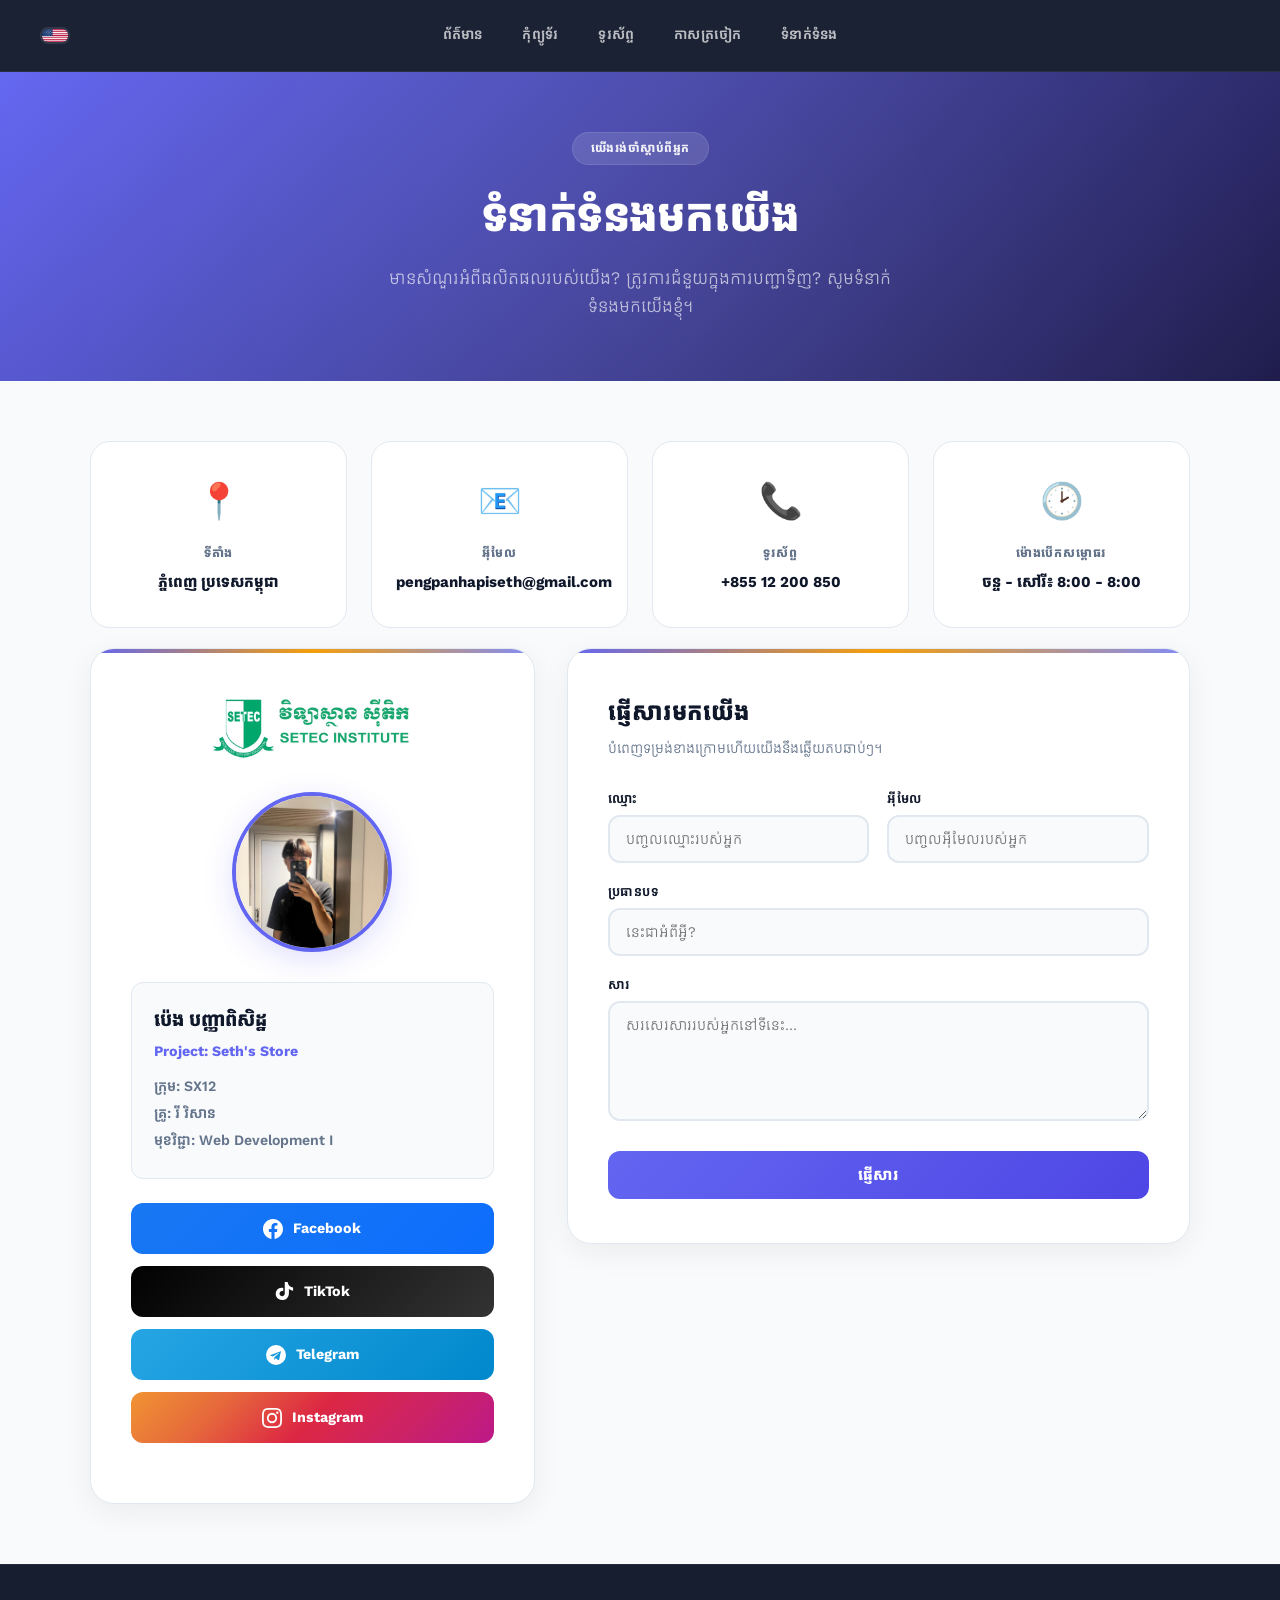
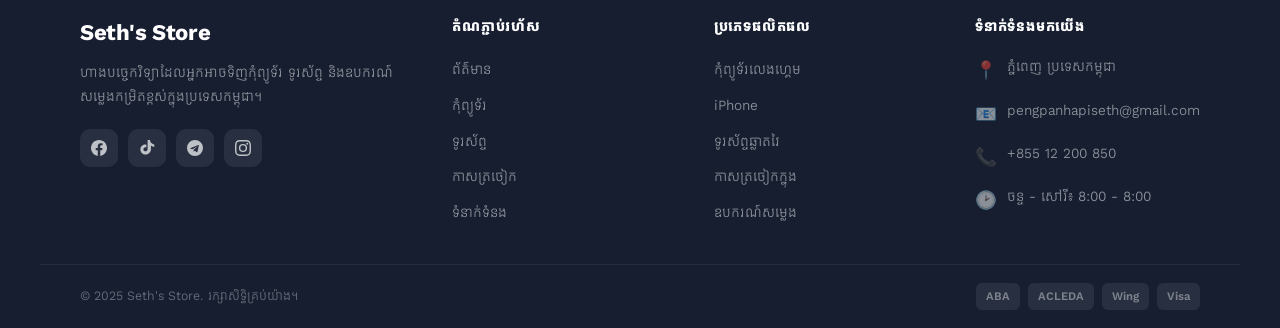
<file: contact-kh.html>
<!DOCTYPE html>
<html lang="km">
<head>
    <meta charset="UTF-8">
    <meta name="viewport" content="width=device-width, initial-scale=1.0">
    <title>ទំនាក់ទំនង</title>
    <link rel="icon" href="Cambodia.png">
    <link rel="preconnect" href="https://fonts.googleapis.com">
    <link rel="preconnect" href="https://fonts.gstatic.com" crossorigin>
    <link href="https://fonts.googleapis.com/css2?family=Inter:wght@400;500;600;700;800;900&family=Kantumruy+Pro:wght@400;500;600;700;800&display=swap" rel="stylesheet">
    <link rel="stylesheet" href="style.css">
</head>
<body>

<header class="navbar">
    <div class="lang-switch">
        <a href="contact.html" style="display: flex; align-items: center;">
            <img src="./Flag_of_the_United_States.png" alt="English" width="30">
        </a>
    </div>

    <nav class="nav-links">
        <a href="index-kh.html">ព័ត៌មាន</a>
        <a href="laptop-kh.html">កុំព្យូទ័រ</a>
        <a href="phone-kh.html">ទូរស័ព្ទ</a>
        <a href="iem-kh.html">កាសត្រចៀក</a>
        <a href="contact-kh.html">ទំនាក់ទំនង</a>
    </nav>

    <div style="width: 30px;"></div>
</header>

<div id="top"></div>

    <!-- Contact Hero -->
    <section class="product-hero">
        <div class="product-hero-badge">យើងរង់ចាំស្តាប់ពីអ្នក</div>
        <h1>ទំនាក់ទំនងមកយើង</h1>
        <p>មានសំណួរអំពីផលិតផលរបស់យើង? ត្រូវការជំនួយក្នុងការបញ្ជាទិញ? សូមទំនាក់ទំនងមកយើងខ្ញុំ។</p>
    </section>

    <!-- Contact Info Cards -->
    <section class="section" style="padding-bottom: 20px;">
        <div class="container" style="max-width: 1100px;">
            <div class="contact-info-grid">
                <div class="contact-info-card">
                    <div class="contact-info-icon">&#128205;</div>
                    <div class="contact-info-label">ទីតាំង</div>
                    <div class="contact-info-value">ភ្នំពេញ ប្រទេសកម្ពុជា</div>
                </div>
                <div class="contact-info-card">
                    <div class="contact-info-icon">&#128231;</div>
                    <div class="contact-info-label">អ៊ីមែល</div>
                    <div class="contact-info-value">pengpanhapiseth@gmail.com</div>
                </div>
                <div class="contact-info-card">
                    <div class="contact-info-icon">&#128222;</div>
                    <div class="contact-info-label">ទូរស័ព្ទ</div>
                    <div class="contact-info-value">+855 12 200 850</div>
                </div>
                <div class="contact-info-card">
                    <div class="contact-info-icon">&#128337;</div>
                    <div class="contact-info-label">ម៉ោងបើកសម្ពោធរ</div>
                    <div class="contact-info-value">ចន្ទ - សៅរី៖ 8:00 - 8:00</div>
                </div>
            </div>
        </div>
    </section>

    <!-- Profile + Contact Form -->
    <section class="section" style="padding-top: 0;">
        <div class="container" style="max-width: 1100px;">
            <div class="contact-two-col">

                <!-- Profile Card -->
                <div class="profile-card">
                    <div style="margin-bottom: 25px;">
                        <img src="./SETEC LOGO FULL.jpg" alt="SETEC Logo" width="200">
                    </div>
                    <img class="photo-placeholder" src="./Seth.jpg" alt="Profile Photo">

                    <div class="user-info">
                        <div class="user-info-name">ប៉េង បញ្ញាពិសិដ្ឋ</div>
                        <div class="user-info-project">Project: Seth's Store</div>
                        <div class="user-info-detail">ក្រុម: SX12</div>
                        <div class="user-info-detail">គ្រូ: រី វិសាន</div>
                        <div class="user-info-detail">មុខវិជ្ជា: Web Development I</div>
                    </div>

                    <div class="social-btn-group">
                        <a href="https://www.facebook.com/share/1EPNfHukhy/?mibextid=wwXIfr" target="_blank" class="social-btn facebook">
                            <svg viewBox="0 0 24 24"><path d="M24 12.073c0-6.627-5.373-12-12-12s-12 5.373-12 12c0 5.99 4.388 10.954 10.125 11.854v-8.385H7.078v-3.47h3.047V9.43c0-3.007 1.792-4.669 4.533-4.669 1.312 0 2.686.235 2.686.235v2.953H15.83c-1.491 0-1.956.925-1.956 1.874v2.25h3.328l-.532 3.47h-2.796v8.385C19.612 23.027 24 18.062 24 12.073z"/></svg>
                            Facebook
                        </a>
                        <a href="https://www.tiktok.com/@ryusaaa7?_r=1&_t=ZS-96sW43thVac" target="_blank" class="social-btn tiktok">
                            <svg viewBox="0 0 24 24"><path d="M12.525.02c1.31-.02 2.61-.01 3.91-.02.08 1.53.63 3.05 1.62 4.2 1.22 1.39 3.01 2.21 4.86 2.4v3.8c-1.63-.12-3.23-.74-4.52-1.78-.17-.15-.34-.31-.5-.47v5.27c.01 1.45-.32 2.91-1 4.19-.97 1.81-2.73 3.25-4.75 3.83-2.23.64-4.7.27-6.65-.98-2.42-1.52-3.79-4.44-3.41-7.29.33-2.43 1.81-4.68 4.07-5.69 1.56-.7 3.32-.82 4.95-.36v3.91c-.84-.33-1.79-.34-2.61.05-.88.4-1.56 1.19-1.8 2.12-.34 1.33.25 2.82 1.43 3.44.88.47 1.92.52 2.84.15.9-.35 1.59-1.15 1.81-2.1.11-.53.13-1.08.13-1.62V0h.42z"/></svg>
                            TikTok
                        </a>
                        <a href="https://t.me/z1ckyy" target="_blank" class="social-btn telegram">
                            <svg viewBox="0 0 24 24"><path d="M11.944 0A12 12 0 0 0 0 12a12 12 0 0 0 12 12 12 12 0 0 0 12-12A12 12 0 0 0 11.944 0zm5.81 8.358l-1.926 9.074c-.146.647-.53 1.072-1.074.77l-2.936-2.16-1.417 1.36c-.156.156-.288.288-.592.288l.211-3.003 5.464-4.936c.238-.21-.052-.328-.37-.116l-6.753 4.25-2.912-.91c-.633-.198-.646-.633.132-.937l11.373-4.385c.527-.198.988.116.794.705z"/></svg>
                            Telegram
                        </a>
                        <a href="https://www.instagram.com/xpiseth_?igsh=MTUwZWV1eThrZmtiaQ%3D%3D&utm_source=qr" target="_blank" class="social-btn instagram">
                            <svg viewBox="0 0 24 24"><path d="M12 2.163c3.204 0 3.584.012 4.85.07 3.252.148 4.771 1.691 4.919 4.919.058 1.265.069 1.645.069 4.849 0 3.205-.012 3.584-.069 4.849-.149 3.225-1.664 4.771-4.919 4.919-1.266.058-1.644.07-4.85.07-3.204 0-3.584-.012-4.849-.07-3.26-.149-4.771-1.699-4.919-4.92-.058-1.265-.07-1.644-.07-4.849 0-3.204.013-3.583.07-4.849.149-3.227 1.664-4.771 4.919-4.919 1.266-.057 1.645-.069 4.849-.069zM12 0C8.741 0 8.333.014 7.053.072 2.695.272.273 2.69.073 7.051.014 8.333 0 8.741 0 12c0 3.259.014 3.668.072 4.948.2 4.358 2.618 6.78 6.98 6.98 1.281.058 1.689.072 4.948.072 3.259 0 3.668-.014 4.948-.072 4.354-.2 6.782-2.618 6.979-6.98.059-1.28.073-1.689.073-4.948 0-3.259-.014-3.667-.072-4.947-.196-4.354-2.617-6.78-6.979-6.98C15.668.014 15.259 0 12 0zm0 5.838a6.162 6.162 0 1 0 0 12.324 6.162 6.162 0 0 0 0-12.324zM12 16a4 4 0 1 1 0-8 4 4 0 0 1 0 8zm6.406-11.845a1.44 1.44 0 1 0 0 2.881 1.44 1.44 0 0 0 0-2.881z"/></svg>
                            Instagram
                        </a>
                    </div>
                </div>

                <!-- Contact Form -->
                <div class="contact-form-card">
                    <h3 class="contact-form-title">ផ្ញើសារមកយើង</h3>
                    <p class="contact-form-subtitle">បំពេញទម្រង់ខាងក្រោមហើយយើងនឹងឆ្លើយតបឆាប់ៗ។</p>
                    <form class="contact-form" onsubmit="event.preventDefault(); alert('សារត្រូវបានផ្ញើដោយជោគជ័យ! យើងនឹងឆ្លើយតបឆាប់ៗ។'); this.reset();">
                        <div class="contact-form-row">
                            <div class="contact-form-group">
                                <label for="contactName">ឈ្មោះ</label>
                                <input type="text" id="contactName" placeholder="បញ្ចូលឈ្មោះរបស់អ្នក" required>
                            </div>
                            <div class="contact-form-group">
                                <label for="contactEmail">អ៊ីមែល</label>
                                <input type="email" id="contactEmail" placeholder="បញ្ចូលអ៊ីមែលរបស់អ្នក" required>
                            </div>
                        </div>
                        <div class="contact-form-group">
                            <label for="contactSubject">ប្រធានបទ</label>
                            <input type="text" id="contactSubject" placeholder="នេះជាអំពីអ្វី?" required>
                        </div>
                        <div class="contact-form-group">
                            <label for="contactMessage">សារ</label>
                            <textarea id="contactMessage" rows="5" placeholder="សរសេរសាររបស់អ្នកនៅទីនេះ..." required></textarea>
                        </div>
                        <button type="submit" class="contact-form-submit">ផ្ញើសារ</button>
                    </form>
                </div>

            </div>
        </div>
    </section>

    <!-- Footer -->
    <footer class="footer">
        <div class="footer-main">
            <div class="footer-brand">
                <h3>Seth's Store</h3>
                <p>ហាងបច្ចេកវិទ្យាដែលអ្នកអាចទិញកុំព្យូទ័រ ទូរស័ព្ទ និងឧបករណ៍សម្លេងកម្រិតខ្ពស់ក្នុងប្រទេសកម្ពុជា។</p>
                <div class="footer-social">
                    <a href="https://www.facebook.com/share/1EPNfHukhy/?mibextid=wwXIfr" target="_blank"><svg viewBox="0 0 24 24"><path d="M24 12.073c0-6.627-5.373-12-12-12s-12 5.373-12 12c0 5.99 4.388 10.954 10.125 11.854v-8.385H7.078v-3.47h3.047V9.43c0-3.007 1.792-4.669 4.533-4.669 1.312 0 2.686.235 2.686.235v2.953H15.83c-1.491 0-1.956.925-1.956 1.874v2.25h3.328l-.532 3.47h-2.796v8.385C19.612 23.027 24 18.062 24 12.073z"/></svg></a>
                    <a href="https://www.tiktok.com/@ryusaaa7?_r=1&_t=ZS-96sW43thVac" target="_blank"><svg viewBox="0 0 24 24"><path d="M12.525.02c1.31-.02 2.61-.01 3.91-.02.08 1.53.63 3.05 1.62 4.2 1.22 1.39 3.01 2.21 4.86 2.4v3.8c-1.63-.12-3.23-.74-4.52-1.78-.17-.15-.34-.31-.5-.47v5.27c.01 1.45-.32 2.91-1 4.19-.97 1.81-2.73 3.25-4.75 3.83-2.23.64-4.7.27-6.65-.98-2.42-1.52-3.79-4.44-3.41-7.29.33-2.43 1.81-4.68 4.07-5.69 1.56-.7 3.32-.82 4.95-.36v3.91c-.84-.33-1.79-.34-2.61.05-.88.4-1.56 1.19-1.8 2.12-.34 1.33.25 2.82 1.43 3.44.88.47 1.92.52 2.84.15.9-.35 1.59-1.15 1.81-2.1.11-.53.13-1.08.13-1.62V0h.42z"/></svg></a>
                    <a href="https://t.me/z1ckyy" target="_blank"><svg viewBox="0 0 24 24"><path d="M11.944 0A12 12 0 0 0 0 12a12 12 0 0 0 12 12 12 12 0 0 0 12-12A12 12 0 0 0 11.944 0zm5.81 8.358l-1.926 9.074c-.146.647-.53 1.072-1.074.77l-2.936-2.16-1.417 1.36c-.156.156-.288.288-.592.288l.211-3.003 5.464-4.936c.238-.21-.052-.328-.37-.116l-6.753 4.25-2.912-.91c-.633-.198-.646-.633.132-.937l11.373-4.385c.527-.198.988.116.794.705z"/></svg></a>
                    <a href="https://www.instagram.com/xpiseth_?igsh=MTUwZWV1eThrZmtiaQ%3D%3D&utm_source=qr" target="_blank"><svg viewBox="0 0 24 24"><path d="M12 2.163c3.204 0 3.584.012 4.85.07 3.252.148 4.771 1.691 4.919 4.919.058 1.265.069 1.645.069 4.849 0 3.205-.012 3.584-.069 4.849-.149 3.225-1.664 4.771-4.919 4.919-1.266.058-1.644.07-4.85.07-3.204 0-3.584-.012-4.849-.07-3.26-.149-4.771-1.699-4.919-4.92-.058-1.265-.07-1.644-.07-4.849 0-3.204.013-3.583.07-4.849.149-3.227 1.664-4.771 4.919-4.919 1.266-.057 1.645-.069 4.849-.069zM12 0C8.741 0 8.333.014 7.053.072 2.695.272.273 2.69.073 7.051.014 8.333 0 8.741 0 12c0 3.259.014 3.668.072 4.948.2 4.358 2.618 6.78 6.98 6.98 1.281.058 1.689.072 4.948.072 3.259 0 3.668-.014 4.948-.072 4.354-.2 6.782-2.618 6.979-6.98.059-1.28.073-1.689.073-4.948 0-3.259-.014-3.667-.072-4.947-.196-4.354-2.617-6.78-6.979-6.98C15.668.014 15.259 0 12 0zm0 5.838a6.162 6.162 0 1 0 0 12.324 6.162 6.162 0 0 0 0-12.324zM12 16a4 4 0 1 1 0-8 4 4 0 0 1 0 8zm6.406-11.845a1.44 1.44 0 1 0 0 2.881 1.44 1.44 0 0 0 0-2.881z"/></svg></a>
                </div>
            </div>
            <div class="footer-col">
                <h4>តំណភ្ជាប់រហ័ស</h4>
                <ul>
                    <li><a href="index-kh.html">ព័ត៌មាន</a></li>
                    <li><a href="laptop-kh.html">កុំព្យូទ័រ</a></li>
                    <li><a href="phone-kh.html">ទូរស័ព្ទ</a></li>
                    <li><a href="iem-kh.html">កាសត្រចៀក</a></li>
                    <li><a href="contact-kh.html">ទំនាក់ទំនង</a></li>
                </ul>
            </div>
            <div class="footer-col">
                <h4>ប្រភេទផលិតផល</h4>
                <ul>
                    <li><a href="laptop-kh.html">កុំព្យូទ័រលេងហ្គេម</a></li>
                    <li><a href="phone-kh.html">iPhone</a></li>
                    <li><a href="phone-kh.html">ទូរស័ព្ទឆ្លាតវៃ</a></li>
                    <li><a href="iem-kh.html">កាសត្រចៀកក្នុង</a></li>
                    <li><a href="iem-kh.html">ឧបករណ៍សម្លេង</a></li>
                </ul>
            </div>
            <div class="footer-col">
                <h4>ទំនាក់ទំនងមកយើង</h4>
                <div class="footer-contact-item"><span>&#128205;</span> ភ្នំពេញ ប្រទេសកម្ពុជា</div>
                <div class="footer-contact-item"><span>&#128231;</span> pengpanhapiseth@gmail.com</div>
                <div class="footer-contact-item"><span>&#128222;</span> +855 12 200 850</div>
                <div class="footer-contact-item"><span>&#128337;</span> ចន្ទ - សៅរី៖ 8:00 - 8:00</div>
            </div>
        </div>
        <div class="footer-bottom">
            <p>&copy; 2025 Seth's Store. រក្សាសិទ្ធិគ្រប់យ៉ាង។</p>
            <div class="footer-payments">
                <span>ABA</span>
                <span>ACLEDA</span>
                <span>Wing</span>
                <span>Visa</span>
            </div>
        </div>
    </footer>

</body>
</html>
</file>
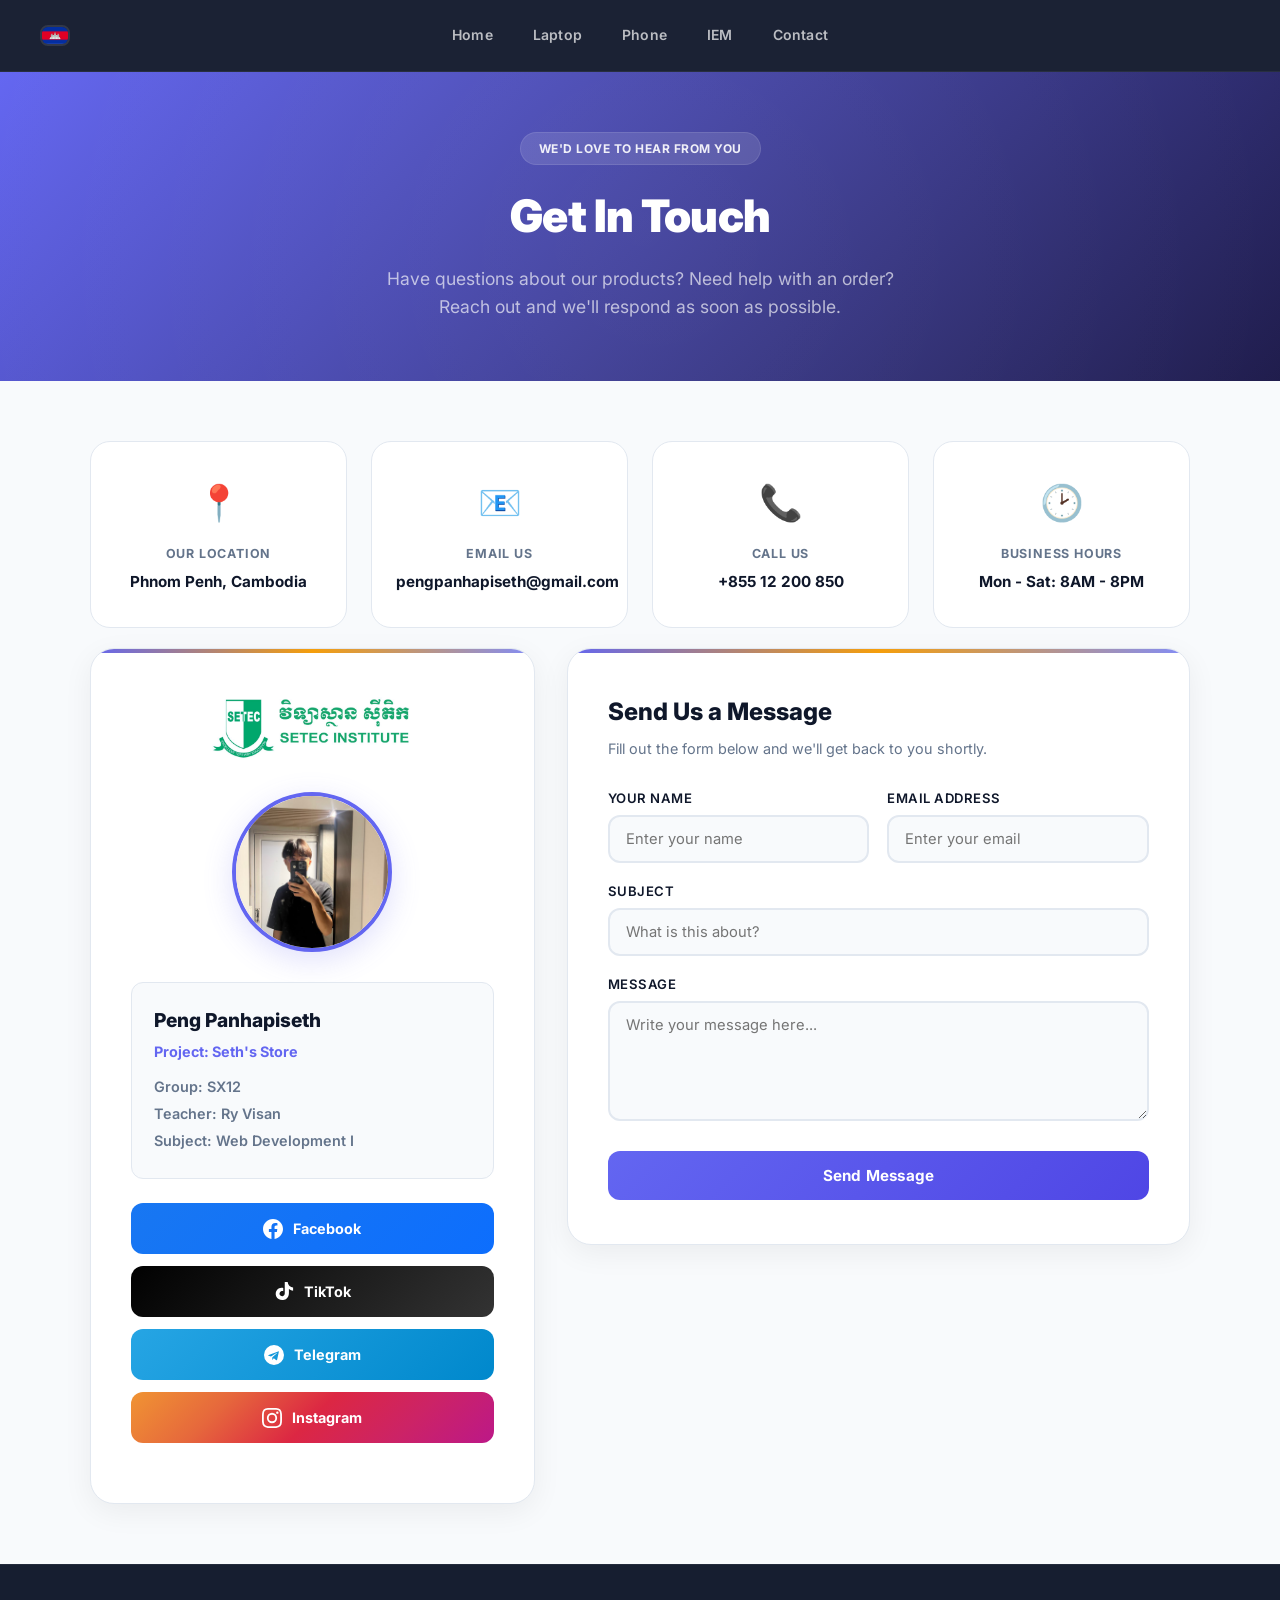
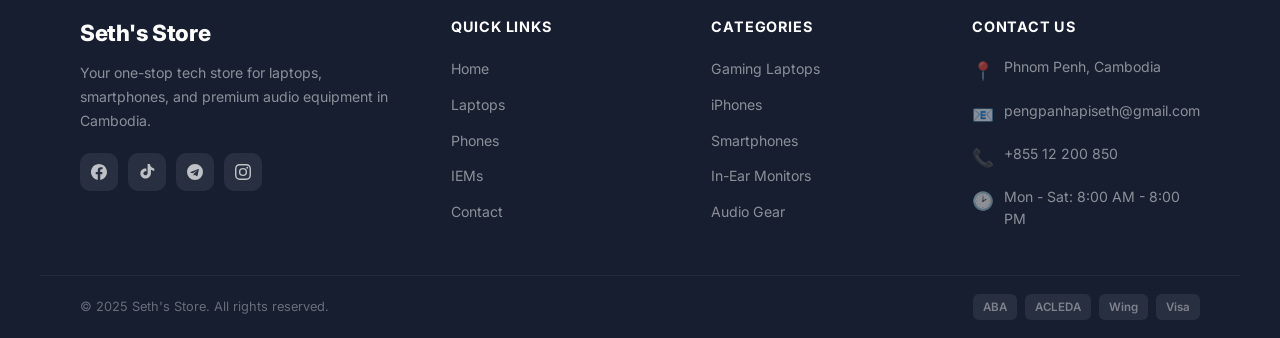
<file: contact.html>
<!DOCTYPE html>
<html lang="en">
<head>
    <meta charset="UTF-8">
    <meta name="viewport" content="width=device-width, initial-scale=1.0">
    <title>Contact</title>
    <link rel="icon" href="Cambodia.png">
    <link rel="preconnect" href="https://fonts.googleapis.com">
    <link rel="preconnect" href="https://fonts.gstatic.com" crossorigin>
    <link href="https://fonts.googleapis.com/css2?family=Inter:wght@400;500;600;700;800;900&family=Kantumruy+Pro:wght@400;500;600;700;800&display=swap" rel="stylesheet">
    <link rel="stylesheet" href="style.css">
</head>
<body>

<header class="navbar">
    <div class="lang-switch">
        <a href="contact-kh.html" style="display: flex; align-items: center;">
            <img src="./Cambodia.png" alt="ខ្មែរ" width="30">
        </a>
    </div>

    <nav class="nav-links">
        <a href="index.html">Home</a>
        <a href="laptop.html">Laptop</a>
        <a href="phone.html">Phone</a>
        <a href="iem.html">IEM</a>
        <a href="contact.html">Contact</a>
    </nav>

    <div style="width: 30px;"></div>
</header>

<div id="top"></div>

    <!-- Contact Hero -->
    <section class="product-hero">
        <div class="product-hero-badge">We'd Love to Hear From You</div>
        <h1>Get In Touch</h1>
        <p>Have questions about our products? Need help with an order? Reach out and we'll respond as soon as possible.</p>
    </section>

    <!-- Contact Info Cards -->
    <section class="section" style="padding-bottom: 20px;">
        <div class="container" style="max-width: 1100px;">
            <div class="contact-info-grid">
                <div class="contact-info-card">
                    <div class="contact-info-icon">&#128205;</div>
                    <div class="contact-info-label">Our Location</div>
                    <div class="contact-info-value">Phnom Penh, Cambodia</div>
                </div>
                <div class="contact-info-card">
                    <div class="contact-info-icon">&#128231;</div>
                    <div class="contact-info-label">Email Us</div>
                    <div class="contact-info-value">pengpanhapiseth@gmail.com</div>
                </div>
                <div class="contact-info-card">
                    <div class="contact-info-icon">&#128222;</div>
                    <div class="contact-info-label">Call Us</div>
                    <div class="contact-info-value">+855 12 200 850</div>
                </div>
                <div class="contact-info-card">
                    <div class="contact-info-icon">&#128337;</div>
                    <div class="contact-info-label">Business Hours</div>
                    <div class="contact-info-value">Mon - Sat: 8AM - 8PM</div>
                </div>
            </div>
        </div>
    </section>

    <!-- Profile + Contact Form -->
    <section class="section" style="padding-top: 0;">
        <div class="container" style="max-width: 1100px;">
            <div class="contact-two-col">

                <!-- Profile Card -->
                <div class="profile-card">
                    <div style="margin-bottom: 25px;">
                        <img src="./SETEC LOGO FULL.jpg" alt="SETEC Logo" width="200">
                    </div>
                    <img class="photo-placeholder" src="./Seth.jpg" alt="Profile Photo">

                    <div class="user-info">
                        <div class="user-info-name">Peng Panhapiseth</div>
                        <div class="user-info-project">Project: Seth's Store</div>
                        <div class="user-info-detail">Group: SX12</div>
                        <div class="user-info-detail">Teacher: Ry Visan</div>
                        <div class="user-info-detail">Subject: Web Development I</div>
                    </div>

                    <div class="social-btn-group">
                        <a href="https://www.facebook.com/share/1EPNfHukhy/?mibextid=wwXIfr" target="_blank" class="social-btn facebook">
                            <svg viewBox="0 0 24 24"><path d="M24 12.073c0-6.627-5.373-12-12-12s-12 5.373-12 12c0 5.99 4.388 10.954 10.125 11.854v-8.385H7.078v-3.47h3.047V9.43c0-3.007 1.792-4.669 4.533-4.669 1.312 0 2.686.235 2.686.235v2.953H15.83c-1.491 0-1.956.925-1.956 1.874v2.25h3.328l-.532 3.47h-2.796v8.385C19.612 23.027 24 18.062 24 12.073z"/></svg>
                            Facebook
                        </a>
                        <a href="https://www.tiktok.com/@ryusaaa7?_r=1&_t=ZS-96sW43thVac" target="_blank" class="social-btn tiktok">
                            <svg viewBox="0 0 24 24"><path d="M12.525.02c1.31-.02 2.61-.01 3.91-.02.08 1.53.63 3.05 1.62 4.2 1.22 1.39 3.01 2.21 4.86 2.4v3.8c-1.63-.12-3.23-.74-4.52-1.78-.17-.15-.34-.31-.5-.47v5.27c.01 1.45-.32 2.91-1 4.19-.97 1.81-2.73 3.25-4.75 3.83-2.23.64-4.7.27-6.65-.98-2.42-1.52-3.79-4.44-3.41-7.29.33-2.43 1.81-4.68 4.07-5.69 1.56-.7 3.32-.82 4.95-.36v3.91c-.84-.33-1.79-.34-2.61.05-.88.4-1.56 1.19-1.8 2.12-.34 1.33.25 2.82 1.43 3.44.88.47 1.92.52 2.84.15.9-.35 1.59-1.15 1.81-2.1.11-.53.13-1.08.13-1.62V0h.42z"/></svg>
                            TikTok
                        </a>
                        <a href="https://t.me/z1ckyy" target="_blank" class="social-btn telegram">
                            <svg viewBox="0 0 24 24"><path d="M11.944 0A12 12 0 0 0 0 12a12 12 0 0 0 12 12 12 12 0 0 0 12-12A12 12 0 0 0 11.944 0zm5.81 8.358l-1.926 9.074c-.146.647-.53 1.072-1.074.77l-2.936-2.16-1.417 1.36c-.156.156-.288.288-.592.288l.211-3.003 5.464-4.936c.238-.21-.052-.328-.37-.116l-6.753 4.25-2.912-.91c-.633-.198-.646-.633.132-.937l11.373-4.385c.527-.198.988.116.794.705z"/></svg>
                            Telegram
                        </a>
                        <a href="https://www.instagram.com/xpiseth_?igsh=MTUwZWV1eThrZmtiaQ%3D%3D&utm_source=qr" target="_blank" class="social-btn instagram">
                            <svg viewBox="0 0 24 24"><path d="M12 2.163c3.204 0 3.584.012 4.85.07 3.252.148 4.771 1.691 4.919 4.919.058 1.265.069 1.645.069 4.849 0 3.205-.012 3.584-.069 4.849-.149 3.225-1.664 4.771-4.919 4.919-1.266.058-1.644.07-4.85.07-3.204 0-3.584-.012-4.849-.07-3.26-.149-4.771-1.699-4.919-4.92-.058-1.265-.07-1.644-.07-4.849 0-3.204.013-3.583.07-4.849.149-3.227 1.664-4.771 4.919-4.919 1.266-.057 1.645-.069 4.849-.069zM12 0C8.741 0 8.333.014 7.053.072 2.695.272.273 2.69.073 7.051.014 8.333 0 8.741 0 12c0 3.259.014 3.668.072 4.948.2 4.358 2.618 6.78 6.98 6.98 1.281.058 1.689.072 4.948.072 3.259 0 3.668-.014 4.948-.072 4.354-.2 6.782-2.618 6.979-6.98.059-1.28.073-1.689.073-4.948 0-3.259-.014-3.667-.072-4.947-.196-4.354-2.617-6.78-6.979-6.98C15.668.014 15.259 0 12 0zm0 5.838a6.162 6.162 0 1 0 0 12.324 6.162 6.162 0 0 0 0-12.324zM12 16a4 4 0 1 1 0-8 4 4 0 0 1 0 8zm6.406-11.845a1.44 1.44 0 1 0 0 2.881 1.44 1.44 0 0 0 0-2.881z"/></svg>
                            Instagram
                        </a>
                    </div>
                </div>

                <!-- Contact Form -->
                <div class="contact-form-card">
                    <h3 class="contact-form-title">Send Us a Message</h3>
                    <p class="contact-form-subtitle">Fill out the form below and we'll get back to you shortly.</p>
                    <form class="contact-form" onsubmit="event.preventDefault(); alert('Message sent successfully! We will get back to you soon.'); this.reset();">
                        <div class="contact-form-row">
                            <div class="contact-form-group">
                                <label for="contactName">Your Name</label>
                                <input type="text" id="contactName" placeholder="Enter your name" required>
                            </div>
                            <div class="contact-form-group">
                                <label for="contactEmail">Email Address</label>
                                <input type="email" id="contactEmail" placeholder="Enter your email" required>
                            </div>
                        </div>
                        <div class="contact-form-group">
                            <label for="contactSubject">Subject</label>
                            <input type="text" id="contactSubject" placeholder="What is this about?" required>
                        </div>
                        <div class="contact-form-group">
                            <label for="contactMessage">Message</label>
                            <textarea id="contactMessage" rows="5" placeholder="Write your message here..." required></textarea>
                        </div>
                        <button type="submit" class="contact-form-submit">Send Message</button>
                    </form>
                </div>

            </div>
        </div>
    </section>

    <!-- Footer -->
    <footer class="footer">
        <div class="footer-main">
            <div class="footer-brand">
                <h3>Seth's Store</h3>
                <p>Your one-stop tech store for laptops, smartphones, and premium audio equipment in Cambodia.</p>
                <div class="footer-social">
                    <a href="https://www.facebook.com/share/1EPNfHukhy/?mibextid=wwXIfr" target="_blank"><svg viewBox="0 0 24 24"><path d="M24 12.073c0-6.627-5.373-12-12-12s-12 5.373-12 12c0 5.99 4.388 10.954 10.125 11.854v-8.385H7.078v-3.47h3.047V9.43c0-3.007 1.792-4.669 4.533-4.669 1.312 0 2.686.235 2.686.235v2.953H15.83c-1.491 0-1.956.925-1.956 1.874v2.25h3.328l-.532 3.47h-2.796v8.385C19.612 23.027 24 18.062 24 12.073z"/></svg></a>
                    <a href="https://www.tiktok.com/@ryusaaa7?_r=1&_t=ZS-96sW43thVac" target="_blank"><svg viewBox="0 0 24 24"><path d="M12.525.02c1.31-.02 2.61-.01 3.91-.02.08 1.53.63 3.05 1.62 4.2 1.22 1.39 3.01 2.21 4.86 2.4v3.8c-1.63-.12-3.23-.74-4.52-1.78-.17-.15-.34-.31-.5-.47v5.27c.01 1.45-.32 2.91-1 4.19-.97 1.81-2.73 3.25-4.75 3.83-2.23.64-4.7.27-6.65-.98-2.42-1.52-3.79-4.44-3.41-7.29.33-2.43 1.81-4.68 4.07-5.69 1.56-.7 3.32-.82 4.95-.36v3.91c-.84-.33-1.79-.34-2.61.05-.88.4-1.56 1.19-1.8 2.12-.34 1.33.25 2.82 1.43 3.44.88.47 1.92.52 2.84.15.9-.35 1.59-1.15 1.81-2.1.11-.53.13-1.08.13-1.62V0h.42z"/></svg></a>
                    <a href="https://t.me/z1ckyy" target="_blank"><svg viewBox="0 0 24 24"><path d="M11.944 0A12 12 0 0 0 0 12a12 12 0 0 0 12 12 12 12 0 0 0 12-12A12 12 0 0 0 11.944 0zm5.81 8.358l-1.926 9.074c-.146.647-.53 1.072-1.074.77l-2.936-2.16-1.417 1.36c-.156.156-.288.288-.592.288l.211-3.003 5.464-4.936c.238-.21-.052-.328-.37-.116l-6.753 4.25-2.912-.91c-.633-.198-.646-.633.132-.937l11.373-4.385c.527-.198.988.116.794.705z"/></svg></a>
                    <a href="https://www.instagram.com/xpiseth_?igsh=MTUwZWV1eThrZmtiaQ%3D%3D&utm_source=qr" target="_blank"><svg viewBox="0 0 24 24"><path d="M12 2.163c3.204 0 3.584.012 4.85.07 3.252.148 4.771 1.691 4.919 4.919.058 1.265.069 1.645.069 4.849 0 3.205-.012 3.584-.069 4.849-.149 3.225-1.664 4.771-4.919 4.919-1.266.058-1.644.07-4.85.07-3.204 0-3.584-.012-4.849-.07-3.26-.149-4.771-1.699-4.919-4.92-.058-1.265-.07-1.644-.07-4.849 0-3.204.013-3.583.07-4.849.149-3.227 1.664-4.771 4.919-4.919 1.266-.057 1.645-.069 4.849-.069zM12 0C8.741 0 8.333.014 7.053.072 2.695.272.273 2.69.073 7.051.014 8.333 0 8.741 0 12c0 3.259.014 3.668.072 4.948.2 4.358 2.618 6.78 6.98 6.98 1.281.058 1.689.072 4.948.072 3.259 0 3.668-.014 4.948-.072 4.354-.2 6.782-2.618 6.979-6.98.059-1.28.073-1.689.073-4.948 0-3.259-.014-3.667-.072-4.947-.196-4.354-2.617-6.78-6.979-6.98C15.668.014 15.259 0 12 0zm0 5.838a6.162 6.162 0 1 0 0 12.324 6.162 6.162 0 0 0 0-12.324zM12 16a4 4 0 1 1 0-8 4 4 0 0 1 0 8zm6.406-11.845a1.44 1.44 0 1 0 0 2.881 1.44 1.44 0 0 0 0-2.881z"/></svg></a>
                </div>
            </div>
            <div class="footer-col">
                <h4>Quick Links</h4>
                <ul>
                    <li><a href="index.html">Home</a></li>
                    <li><a href="laptop.html">Laptops</a></li>
                    <li><a href="phone.html">Phones</a></li>
                    <li><a href="iem.html">IEMs</a></li>
                    <li><a href="contact.html">Contact</a></li>
                </ul>
            </div>
            <div class="footer-col">
                <h4>Categories</h4>
                <ul>
                    <li><a href="laptop.html">Gaming Laptops</a></li>
                    <li><a href="phone.html">iPhones</a></li>
                    <li><a href="phone.html">Smartphones</a></li>
                    <li><a href="iem.html">In-Ear Monitors</a></li>
                    <li><a href="iem.html">Audio Gear</a></li>
                </ul>
            </div>
            <div class="footer-col">
                <h4>Contact Us</h4>
                <div class="footer-contact-item"><span>&#128205;</span> Phnom Penh, Cambodia</div>
                <div class="footer-contact-item"><span>&#128231;</span> pengpanhapiseth@gmail.com</div>
                <div class="footer-contact-item"><span>&#128222;</span> +855 12 200 850</div>
                <div class="footer-contact-item"><span>&#128337;</span> Mon - Sat: 8:00 AM - 8:00 PM</div>
            </div>
        </div>
        <div class="footer-bottom">
            <p>&copy; 2025 Seth's Store. All rights reserved.</p>
            <div class="footer-payments">
                <span>ABA</span>
                <span>ACLEDA</span>
                <span>Wing</span>
                <span>Visa</span>
            </div>
        </div>
    </footer>

</body>
</html>
</file>
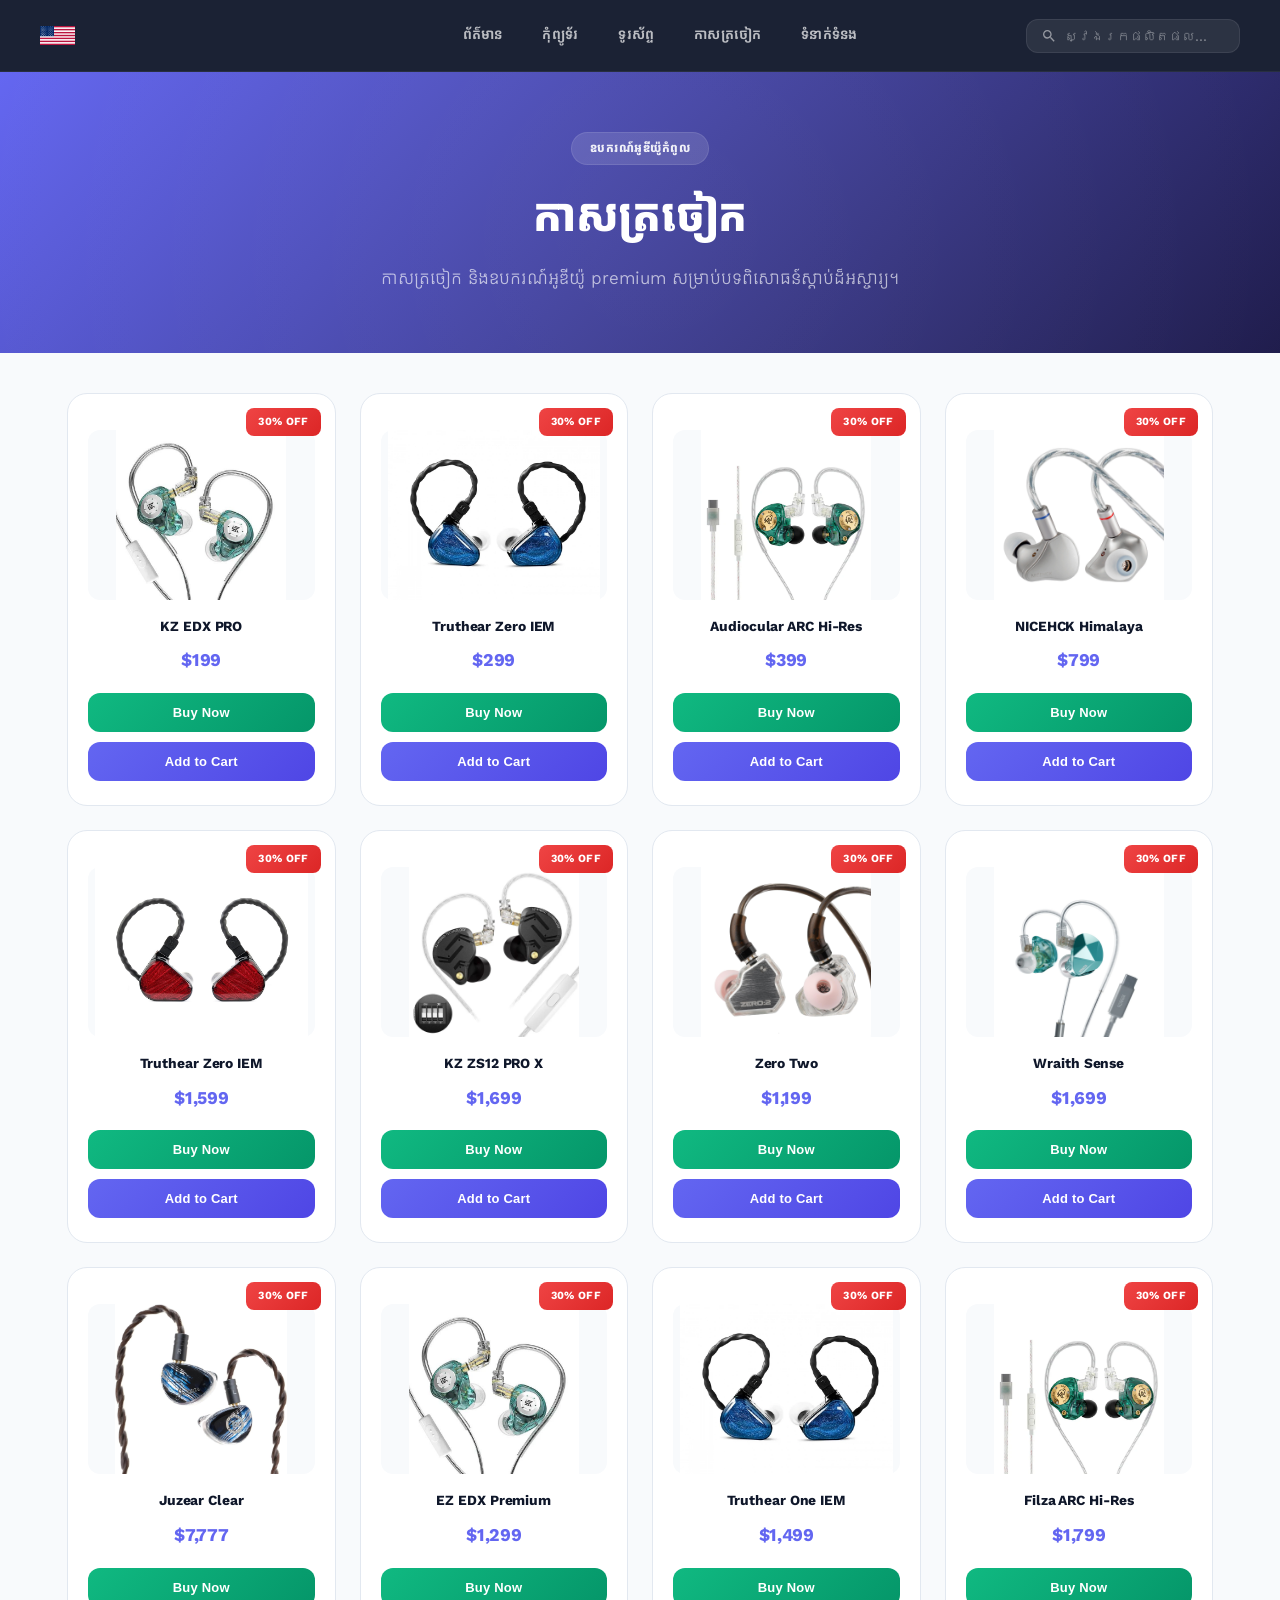
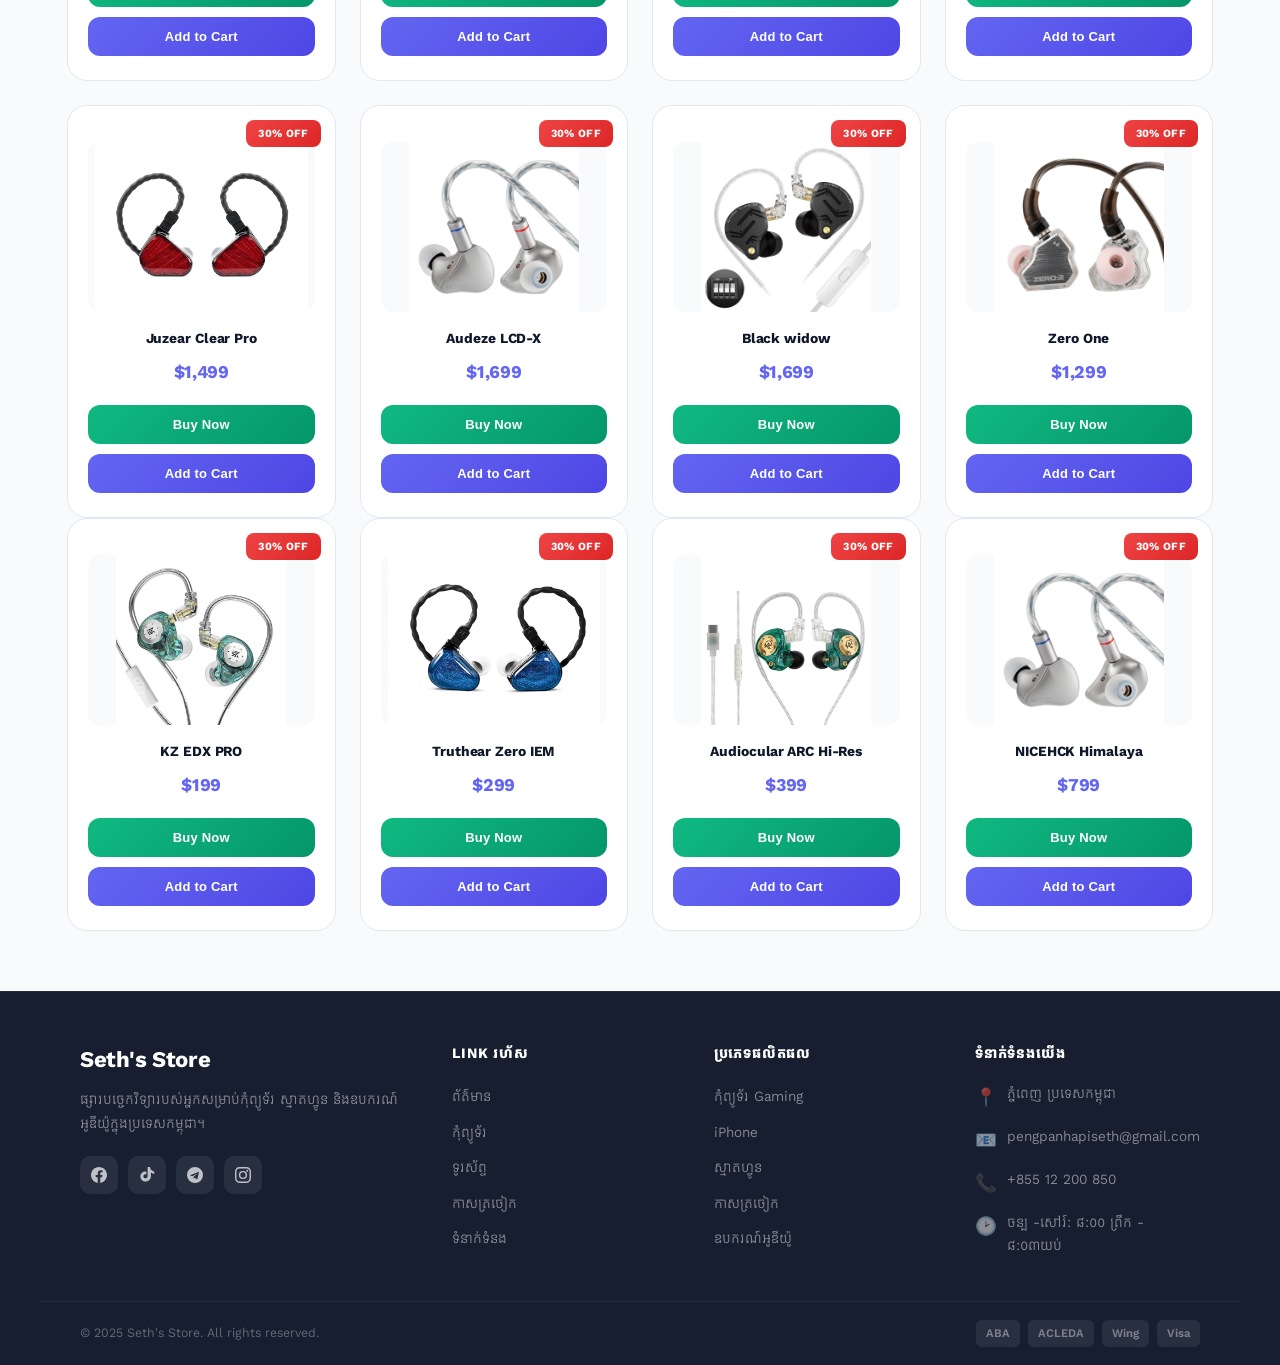
<file: iem-kh.html>
<!DOCTYPE html>
<html lang="km">
<head>
    <meta charset="UTF-8">
    <meta name="viewport" content="width=device-width, initial-scale=1.0">
    <title>IEM</title>
    <link rel="icon" href="Cambodia.png">
    <link rel="stylesheet" href="style.css">
</head>
<body>
<header class="navbar">
    <div class="nav-spacer" style="display: flex; align-items: center; justify-content: flex-start;">
        <a href="iem.html" style="display: flex; align-items: center;">
            <img src="./Flag_of_the_United_States.png" alt="English" width="35">
        </a>
    </div>

    <nav class="nav-links">
        <a id="#top"></a>
        <a href="index-kh.html">ព័ត៌មាន</a>
        <a href="laptop-kh.html">កុំព្យូទ័រ</a>
        <a href="phone-kh.html">ទូរស័ព្ទ</a>
        <a href="iem-kh.html">កាសត្រចៀក</a>
        <a href="contact-kh.html">ទំនាក់ទំនង</a>
    </nav>

    <div class="nav-search">
        <svg viewBox="0 0 24 24"><path d="M15.5 14h-.79l-.28-.27A6.471 6.471 0 0 0 16 9.5 6.5 6.5 0 1 0 9.5 16c1.61 0 3.09-.59 4.23-1.57l.27.28v.79l5 4.99L20.49 19l-4.99-5zm-6 0C7.01 14 5 11.99 5 9.5S7.01 5 9.5 5 14 7.01 14 9.5 11.99 14 9.5 14z"/></svg>
        <input type="text" placeholder="ស្វែងរកផលិតផល..." oninput="document.querySelectorAll('.product-card').forEach(c => c.style.display = c.textContent.toLowerCase().includes(this.value.toLowerCase()) ? '' : 'none')">
    </div>
</header>

    <!-- Product Hero -->
    <section class="product-hero">
        <div class="product-hero-badge">ឧបករណ៍អូឌីយ៉ូកំពូល</div>
        <h1>កាសត្រចៀក</h1>
        <p>កាសត្រចៀក និងឧបករណ៍អូឌីយ៉ូ premium សម្រាប់បទពិសោធន៍ស្តាប់ដ៏អស្ចារ្យ។</p>
    </section>

    <!-- Products -->
    <section class="product-section">
    <div class="container" style="max-width: 1200px;">
    <div class="product-grid">

        <div class="product-card">
            <span class="discount-badge">30% Off</span>
            <div class="product-image-container">
                <img src="Iem/iem1.jpg" alt="KZ EDX PRO" class="product-image">
            </div>
            <div>
                <div class="product-title">KZ EDX PRO</div>
                <div class="product-price">$199</div>
            </div>
            <div>
                <button class="btn-buy">Buy Now</button>
                <button class="btn-cart"><i class="fa-solid fa-cart-shopping"></i> Add to Cart</button>
            </div>
        </div>

        <div class="product-card">
            <span class="discount-badge">30% Off</span>
            <div class="product-image-container">
                <img src="Iem/iem2.jpg" alt="Truthear Zero IEM" class="product-image">
            </div>
            <div>
                <div class="product-title">Truthear Zero IEM</div>
                <div class="product-price">$299</div>
            </div>
            <div>
                <button class="btn-buy">Buy Now</button>
                <button class="btn-cart"><i class="fa-solid fa-cart-shopping"></i> Add to Cart</button>
            </div>
        </div>

        <div class="product-card">
            <span class="discount-badge">30% Off</span>
            <div class="product-image-container">
                <img src="Iem/iem3.jpg" alt="Audiocular ARC Hi-Res Type-C IEM With Mic" class="product-image">
            </div>
            <div>
                <div class="product-title">Audiocular ARC Hi-Res</div>
                <div class="product-price">$399</div>
            </div>
            <div>
                <button class="btn-buy">Buy Now</button>
                <button class="btn-cart"><i class="fa-solid fa-cart-shopping"></i> Add to Cart</button>
            </div>
        </div>

        <div class="product-card">
            <span class="discount-badge">30% Off</span>
            <div class="product-image-container">
                <img src="Iem/iem4.jpg" alt="ASUS ROG Zephyrus G16" class="product-image">
            </div>
            <div>
                <div class="product-title">NICEHCK Himalaya</div>
                <div class="product-price">$799</div>
            </div>
            <div>
                <button class="btn-buy">Buy Now</button>
                <button class="btn-cart"><i class="fa-solid fa-cart-shopping"></i> Add to Cart</button>
            </div>
        </div>

        <div class="product-card">
            <span class="discount-badge">30% Off</span>
            <div class="product-image-container">
                <img src="Iem/iem5.jpg" alt="ASUS ROG Strix Scar16" class="product-image">
            </div>
            <div>
                <div class="product-title">Truthear Zero IEM</div>
                <div class="product-price">$1,599</div>
            </div>
            <div>
                <button class="btn-buy">Buy Now</button>
                <button class="btn-cart"><i class="fa-solid fa-cart-shopping"></i> Add to Cart</button>
            </div>
        </div>

        <div class="product-card">
            <span class="discount-badge">30% Off</span>
            <div class="product-image-container">
                <img src="Iem/iem6.jpg" alt="ASUS ROG SCAR18" class="product-image">
            </div>
            <div>
                <div class="product-title">KZ ZS12 PRO X</div>
                <div class="product-price">$1,699</div>
            </div>
            <div>
                <button class="btn-buy">Buy Now</button>
                <button class="btn-cart"><i class="fa-solid fa-cart-shopping"></i> Add to Cart</button>
            </div>
        </div>

        <div class="product-card">
            <span class="discount-badge">30% Off</span>
            <div class="product-image-container">
                <img src="Iem/iem7.jpg" alt="ASUS ROG G14" class="product-image">
            </div>
            <div>
                <div class="product-title">Zero Two</div>
                <div class="product-price">$1,199</div>
            </div>
            <div>
                <button class="btn-buy">Buy Now</button>
                <button class="btn-cart"><i class="fa-solid fa-cart-shopping"></i> Add to Cart</button>
            </div>
        </div>

        <div class="product-card">
            <span class="discount-badge">30% Off</span>
            <div class="product-image-container">
                <img src="Iem/iem8.jpg" alt="ASUS ROG SCAR18" class="product-image">
            </div>
            <div>
                <div class="product-title">Wraith Sense</div>
                <div class="product-price">$1,699</div>
            </div>
            <div>
                <button class="btn-buy">Buy Now</button>
                <button class="btn-cart"><i class="fa-solid fa-cart-shopping"></i> Add to Cart</button>
            </div>
        </div>

        <div class="product-card">
            <span class="discount-badge">30% Off</span>
            <div class="product-image-container">
                <img src="Iem/iem9.jpg" alt="ASUS ROG G15" class="product-image">
            </div>
            <div>
                <div class="product-title">Juzear Clear</div>
                <div class="product-price">$7,777</div>
            </div>
            <div>
                <button class="btn-buy">Buy Now</button>
                <button class="btn-cart"><i class="fa-solid fa-cart-shopping"></i> Add to Cart</button>
            </div>
        </div>

        <div class="product-card">
            <span class="discount-badge">30% Off</span>
            <div class="product-image-container">
                <img src="Iem/iem1.jpg" alt="ASUS ROG G16" class="product-image">
            </div>
            <div>
                <div class="product-title">EZ EDX Premium</div>
                <div class="product-price">$1,299</div>
            </div>
            <div>
                <button class="btn-buy">Buy Now</button>
                <button class="btn-cart"><i class="fa-solid fa-cart-shopping"></i> Add to Cart</button>
            </div>
        </div>

        <div class="product-card">
            <span class="discount-badge">30% Off</span>
            <div class="product-image-container">
                <img src="Iem/iem2.jpg" alt="ASUS ROG G18" class="product-image">
            </div>
            <div>
                <div class="product-title">Truthear One IEM</div>
                <div class="product-price">$1,499</div>
            </div>
            <div>
                <button class="btn-buy">Buy Now</button>
                <button class="btn-cart"><i class="fa-solid fa-cart-shopping"></i> Add to Cart</button>
            </div>
        </div>

        <div class="product-card">
            <span class="discount-badge">30% Off</span>
            <div class="product-image-container">
                <img src="Iem/iem3.jpg" alt="ASUS ROG STRIX Scar16" class="product-image">
            </div>
            <div>
                <div class="product-title">Filza ARC Hi-Res</div>
                <div class="product-price">$1,799</div>
            </div>
            <div>
                <button class="btn-buy">Buy Now</button>
                <button class="btn-cart"><i class="fa-solid fa-cart-shopping"></i> Add to Cart</button>
            </div>
        </div>

        <div class="product-card">
            <span class="discount-badge">30% Off</span>
            <div class="product-image-container">
                <img src="Iem/iem5.jpg" alt="ASUS ROG Zephyrus G16" class="product-image">
            </div>
            <div>
                <div class="product-title">Juzear Clear Pro</div>
                <div class="product-price">$1,499</div>
            </div>
            <div>
                <button class="btn-buy">Buy Now</button>
                <button class="btn-cart"><i class="fa-solid fa-cart-shopping"></i> Add to Cart</button>
            </div>
        </div>

        <div class="product-card">
            <span class="discount-badge">30% Off</span>
            <div class="product-image-container">
                <img src="Iem/iem4.jpg" alt="ASUS ROG G14" class="product-image">
            </div>
            <div>
                <div class="product-title">Audeze LCD-X</div>
                <div class="product-price">$1,699</div>
            </div>
            <div>
                <button class="btn-buy">Buy Now</button>
                <button class="btn-cart"><i class="fa-solid fa-cart-shopping"></i> Add to Cart</button>
            </div>
        </div>

        <div class="product-card">
            <span class="discount-badge">30% Off</span>
            <div class="product-image-container">
                <img src="Iem/iem6.jpg" alt="ASUS ROG SCAR18" class="product-image">
            </div>
            <div>
                <div class="product-title">Black widow</div>
                <div class="product-price">$1,699</div>
            </div>
            <div>
                <button class="btn-buy">Buy Now</button>
                <button class="btn-cart"><i class="fa-solid fa-cart-shopping"></i> Add to Cart</button>
            </div>
        </div>

        <div class="product-card">
            <span class="discount-badge">30% Off</span>
            <div class="product-image-container">
                <img src="Iem/iem7.jpg" alt="ASUS ROG G15" class="product-image">
            </div>
            <div>
                <div class="product-title">Zero One</div>
                <div class="product-price">$1,299</div>
            </div>
            <div>
                <button class="btn-buy">Buy Now</button>
                <button class="btn-cart"><i class="fa-solid fa-cart-shopping"></i> Add to Cart</button>
            </div>
        </div>
    </div>
    
    <div class="product-grid">

        <div class="product-card">
            <span class="discount-badge">30% Off</span>
            <div class="product-image-container">
                <img src="Iem/iem1.jpg" alt="KZ EDX PRO" class="product-image">
            </div>
            <div>
                <div class="product-title">KZ EDX PRO</div>
                <div class="product-price">$199</div>
            </div>
            <div>
                <button class="btn-buy">Buy Now</button>
                <button class="btn-cart"><i class="fa-solid fa-cart-shopping"></i> Add to Cart</button>
            </div>
        </div>

        <div class="product-card">
            <span class="discount-badge">30% Off</span>
            <div class="product-image-container">
                <img src="Iem/iem2.jpg" alt="Truthear Zero IEM" class="product-image">
            </div>
            <div>
                <div class="product-title">Truthear Zero IEM</div>
                <div class="product-price">$299</div>
            </div>
            <div>
                <button class="btn-buy">Buy Now</button>
                <button class="btn-cart"><i class="fa-solid fa-cart-shopping"></i> Add to Cart</button>
            </div>
        </div>

        <div class="product-card">
            <span class="discount-badge">30% Off</span>
            <div class="product-image-container">
                <img src="Iem/iem3.jpg" alt="Audiocular ARC Hi-Res Type-C IEM With Mic" class="product-image">
            </div>
            <div>
                <div class="product-title">Audiocular ARC Hi-Res</div>
                <div class="product-price">$399</div>
            </div>
            <div>
                <button class="btn-buy">Buy Now</button>
                <button class="btn-cart"><i class="fa-solid fa-cart-shopping"></i> Add to Cart</button>
            </div>
        </div>

        <div class="product-card">
            <span class="discount-badge">30% Off</span>
            <div class="product-image-container">
                <img src="Iem/iem4.jpg" alt="ASUS ROG Zephyrus G16" class="product-image">
            </div>
            <div>
                <div class="product-title">NICEHCK Himalaya</div>
                <div class="product-price">$799</div>
            </div>
            <div>
                <button class="btn-buy">Buy Now</button>
                <button class="btn-cart"><i class="fa-solid fa-cart-shopping"></i> Add to Cart</button>
            </div>
        </div>
    </div>

    </section>

    <!-- Footer -->
    <footer class="footer">
        <div class="footer-main">
            <div class="footer-brand">
                <h3>Seth's Store</h3>
                <p>ផ្សារបច្ចេកវិទ្យារបស់អ្នកសម្រាប់កុំព្យូទ័រ ស្មាតហ្វូន និងឧបករណ៍អូឌីយ៉ូក្នុងប្រទេសកម្ពុជា។</p>
                <div class="footer-social">
                    <a href="https://www.facebook.com/share/1EPNfHukhy/?mibextid=wwXIfr" target="_blank"><svg viewBox="0 0 24 24"><path d="M24 12.073c0-6.627-5.373-12-12-12s-12 5.373-12 12c0 5.99 4.388 10.954 10.125 11.854v-8.385H7.078v-3.47h3.047V9.43c0-3.007 1.792-4.669 4.533-4.669 1.312 0 2.686.235 2.686.235v2.953H15.83c-1.491 0-1.956.925-1.956 1.874v2.25h3.328l-.532 3.47h-2.796v8.385C19.612 23.027 24 18.062 24 12.073z"/></svg></a>
                    <a href="https://www.tiktok.com/@ryusaaa7?_r=1&_t=ZS-96sW43thVac" target="_blank"><svg viewBox="0 0 24 24"><path d="M12.525.02c1.31-.02 2.61-.01 3.91-.02.08 1.53.63 3.05 1.62 4.2 1.22 1.39 3.01 2.21 4.86 2.4v3.8c-1.63-.12-3.23-.74-4.52-1.78-.17-.15-.34-.31-.5-.47v5.27c.01 1.45-.32 2.91-1 4.19-.97 1.81-2.73 3.25-4.75 3.83-2.23.64-4.7.27-6.65-.98-2.42-1.52-3.79-4.44-3.41-7.29.33-2.43 1.81-4.68 4.07-5.69 1.56-.7 3.32-.82 4.95-.36v3.91c-.84-.33-1.79-.34-2.61.05-.88.4-1.56 1.19-1.8 2.12-.34 1.33.25 2.82 1.43 3.44.88.47 1.92.52 2.84.15.9-.35 1.59-1.15 1.81-2.1.11-.53.13-1.08.13-1.62V0h.42z"/></svg></a>
                    <a href="https://t.me/z1ckyy" target="_blank"><svg viewBox="0 0 24 24"><path d="M11.944 0A12 12 0 0 0 0 12a12 12 0 0 0 12 12 12 12 0 0 0 12-12A12 12 0 0 0 11.944 0zm5.81 8.358l-1.926 9.074c-.146.647-.53 1.072-1.074.77l-2.936-2.16-1.417 1.36c-.156.156-.288.288-.592.288l.211-3.003 5.464-4.936c.238-.21-.052-.328-.37-.116l-6.753 4.25-2.912-.91c-.633-.198-.646-.633.132-.937l11.373-4.385c.527-.198.988.116.794.705z"/></svg></a>
                    <a href="https://www.instagram.com/xpiseth_?igsh=MTUwZWV1eThrZmtiaQ%3D%3D&utm_source=qr" target="_blank"><svg viewBox="0 0 24 24"><path d="M12 2.163c3.204 0 3.584.012 4.85.07 3.252.148 4.771 1.691 4.919 4.919.058 1.265.069 1.645.069 4.849 0 3.205-.012 3.584-.069 4.849-.149 3.225-1.664 4.771-4.919 4.919-1.266.058-1.644.07-4.85.07-3.204 0-3.584-.012-4.849-.07-3.26-.149-4.771-1.699-4.919-4.92-.058-1.265-.07-1.644-.07-4.849 0-3.204.013-3.583.07-4.849.149-3.227 1.664-4.771 4.919-4.919 1.266-.057 1.645-.069 4.849-.069zM12 0C8.741 0 8.333.014 7.053.072 2.695.272.273 2.69.073 7.051.014 8.333 0 8.741 0 12c0 3.259.014 3.668.072 4.948.2 4.358 2.618 6.78 6.98 6.98 1.281.058 1.689.072 4.948.072 3.259 0 3.668-.014 4.948-.072 4.354-.2 6.782-2.618 6.979-6.98.059-1.28.073-1.689.073-4.948 0-3.259-.014-3.667-.072-4.947-.196-4.354-2.617-6.78-6.979-6.98C15.668.014 15.259 0 12 0zm0 5.838a6.162 6.162 0 1 0 0 12.324 6.162 6.162 0 0 0 0-12.324zM12 16a4 4 0 1 1 0-8 4 4 0 0 1 0 8zm6.406-11.845a1.44 1.44 0 1 0 0 2.881 1.44 1.44 0 0 0 0-2.881z"/></svg></a>
                </div>
            </div>
            <div class="footer-col">
                <h4>Link រហ័ស</h4>
                <ul>
                    <li><a href="index-kh.html">ព័ត៌មាន</a></li>
                    <li><a href="laptop-kh.html">កុំព្យូទ័រ</a></li>
                    <li><a href="phone-kh.html">ទូរស័ព្ទ</a></li>
                    <li><a href="iem-kh.html">កាសត្រចៀក</a></li>
                    <li><a href="contact-kh.html">ទំនាក់ទំនង</a></li>
                </ul>
            </div>
            <div class="footer-col">
                <h4>ប្រភេទផលិតផល</h4>
                <ul>
                    <li><a href="laptop-kh.html">កុំព្យូទ័រ Gaming</a></li>
                    <li><a href="phone-kh.html">iPhone</a></li>
                    <li><a href="phone-kh.html">ស្មាតហ្វូន</a></li>
                    <li><a href="iem-kh.html">កាសត្រចៀក</a></li>
                    <li><a href="iem-kh.html">ឧបករណ៍អូឌីយ៉ូ</a></li>
                </ul>
            </div>
            <div class="footer-col">
                <h4>ទំនាក់ទំនងយើង</h4>
                <div class="footer-contact-item"><span>&#128205;</span> ភ្នំពេញ ប្រទេសកម្ពុជា</div>
                <div class="footer-contact-item"><span>&#128231;</span> pengpanhapiseth@gmail.com</div>
                <div class="footer-contact-item"><span>&#128222;</span> +855 12 200 850</div>
                <div class="footer-contact-item"><span>&#128337;</span> ចន្ប -សៅរ៍: ៨:០០ ព្រឹក - ៨:០៣យប់</div>
            </div>
        </div>
        <div class="footer-bottom">
            <p>&copy; 2025 Seth's Store. All rights reserved.</p>
            <div class="footer-payments">
                <span>ABA</span>
                <span>ACLEDA</span>
                <span>Wing</span>
                <span>Visa</span>
            </div>
        </div>
    </footer>
<div class="order-modal-overlay" id="orderModal">
    <div class="order-modal">
        <h3>Place Your Order</h3>
        <div class="order-product-name" id="orderProductName"></div>
        <label>Quantity</label>
        <input type="number" id="orderQty" value="1" min="1">
        <label>Your Name</label>
        <input type="text" id="orderName" placeholder="Enter your name">
        <label>Phone Number</label><input type="tel" id="orderPhone" placeholder="Enter your phone number"><label>Opinion <span>(Optional)</span></label><textarea id="orderOpinion" placeholder="Any feedback or special requests..."></textarea>
        <button class="btn-place-order" onclick="alert('Order placed successfully!')">Place Order</button>
        <button class="btn-cancel" onclick="document.getElementById('orderModal').classList.remove('active')">Cancel</button>
    </div>
</div>
<script>
document.querySelectorAll('.btn-buy, .btn-cart').forEach(function(btn) {
    btn.addEventListener('click', function() {
        var name = this.closest('.product-card').querySelector('.product-title').textContent;
        document.getElementById('orderProductName').textContent = name;
        document.getElementById('orderQty').value = 1;
        document.getElementById('orderName').value = '';
        document.getElementById('orderPhone').value = '';
        document.getElementById('orderModal').classList.add('active');
    });
});
</script>
</body>
</html>
</file>
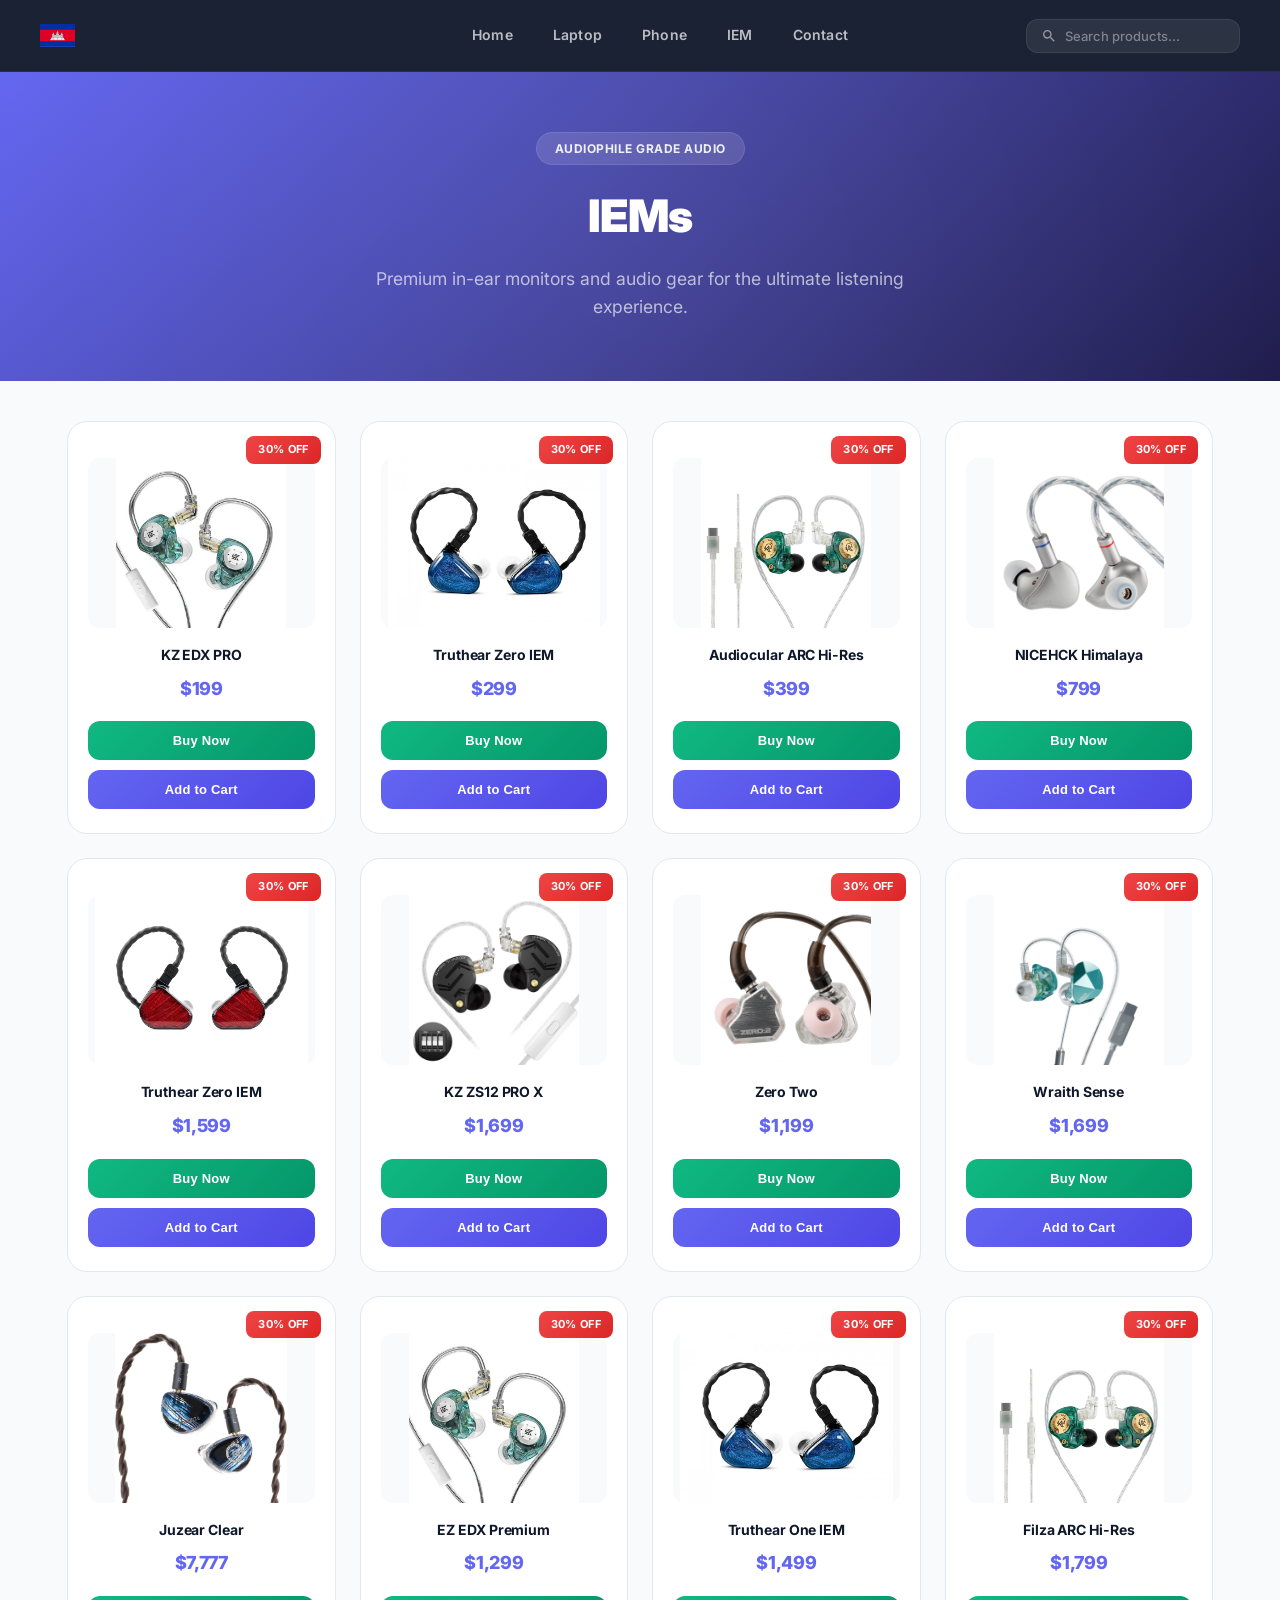
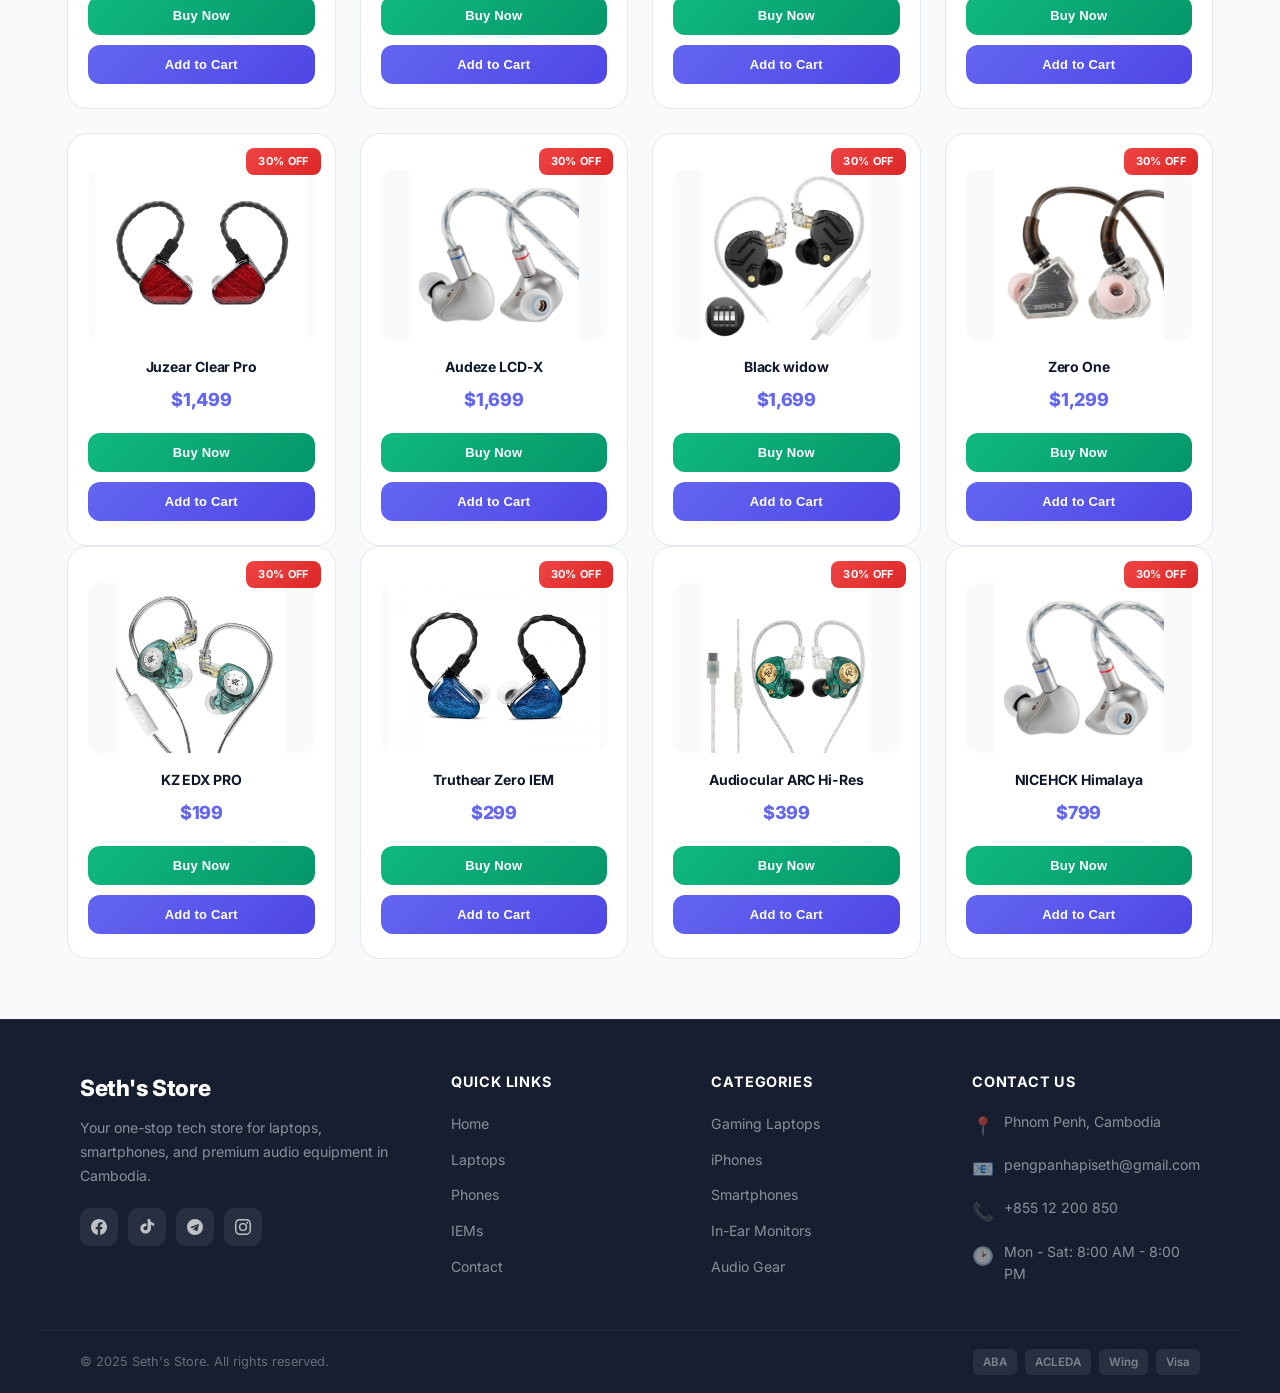
<file: iem.html>
<!DOCTYPE html>
<html lang="en">
<head>
    <meta charset="UTF-8">
    <meta name="viewport" content="width=device-width, initial-scale=1.0">
    <title>IEM</title>
    <link rel="icon" href="Cambodia.png">
    <link rel="stylesheet" href="style.css">
</head>
<body>
<header class="navbar">
    <div class="nav-spacer" style="display: flex; align-items: center; justify-content: flex-start;">
        <a href="iem-kh.html" style="display: flex; align-items: center;">
            <img src="./Cambodia.png" alt="English" width="35">
        </a>
    </div>

   <nav class="nav-links">
        <a id="#top"></a>
        <a href="index.html">Home</a>
        <a href="laptop.html">Laptop</a>
        <a href="phone.html">Phone</a>
        <a href="iem.html">IEM</a>
        <a href="contact.html">Contact</a>
    </nav>

    <div class="nav-search">
        <svg viewBox="0 0 24 24"><path d="M15.5 14h-.79l-.28-.27A6.471 6.471 0 0 0 16 9.5 6.5 6.5 0 1 0 9.5 16c1.61 0 3.09-.59 4.23-1.57l.27.28v.79l5 4.99L20.49 19l-4.99-5zm-6 0C7.01 14 5 11.99 5 9.5S7.01 5 9.5 5 14 7.01 14 9.5 11.99 14 9.5 14z"/></svg>
        <input type="text" placeholder="Search products..." oninput="document.querySelectorAll('.product-card').forEach(c => c.style.display = c.textContent.toLowerCase().includes(this.value.toLowerCase()) ? '' : 'none')">
    </div>
</header>

    <!-- Product Hero -->
    <section class="product-hero">
        <div class="product-hero-badge">Audiophile Grade Audio</div>
        <h1>IEMs</h1>
        <p>Premium in-ear monitors and audio gear for the ultimate listening experience.</p>
    </section>

    <!-- Products -->
    <section class="product-section">
    <div class="container" style="max-width: 1200px;">
    <div class="product-grid">

        <div class="product-card">
            <span class="discount-badge">30% Off</span>
            <div class="product-image-container">
                <img src="Iem/iem1.jpg" alt="KZ EDX PRO" class="product-image">
            </div>
            <div>
                <div class="product-title">KZ EDX PRO</div>
                <div class="product-price">$199</div>
            </div>
            <div>
                <button class="btn-buy">Buy Now</button>
                <button class="btn-cart"><i class="fa-solid fa-cart-shopping"></i> Add to Cart</button>
            </div>
        </div>

        <div class="product-card">
            <span class="discount-badge">30% Off</span>
            <div class="product-image-container">
                <img src="Iem/iem2.jpg" alt="Truthear Zero IEM" class="product-image">
            </div>
            <div>
                <div class="product-title">Truthear Zero IEM</div>
                <div class="product-price">$299</div>
            </div>
            <div>
                <button class="btn-buy">Buy Now</button>
                <button class="btn-cart"><i class="fa-solid fa-cart-shopping"></i> Add to Cart</button>
            </div>
        </div>

        <div class="product-card">
            <span class="discount-badge">30% Off</span>
            <div class="product-image-container">
                <img src="Iem/iem3.jpg" alt="Audiocular ARC Hi-Res Type-C IEM With Mic" class="product-image">
            </div>
            <div>
                <div class="product-title">Audiocular ARC Hi-Res</div>
                <div class="product-price">$399</div>
            </div>
            <div>
                <button class="btn-buy">Buy Now</button>
                <button class="btn-cart"><i class="fa-solid fa-cart-shopping"></i> Add to Cart</button>
            </div>
        </div>

        <div class="product-card">
            <span class="discount-badge">30% Off</span>
            <div class="product-image-container">
                <img src="Iem/iem4.jpg" alt="ASUS ROG Zephyrus G16" class="product-image">
            </div>
            <div>
                <div class="product-title">NICEHCK Himalaya</div>
                <div class="product-price">$799</div>
            </div>
            <div>
                <button class="btn-buy">Buy Now</button>
                <button class="btn-cart"><i class="fa-solid fa-cart-shopping"></i> Add to Cart</button>
            </div>
        </div>

        <div class="product-card">
            <span class="discount-badge">30% Off</span>
            <div class="product-image-container">
                <img src="Iem/iem5.jpg" alt="ASUS ROG Strix Scar16" class="product-image">
            </div>
            <div>
                <div class="product-title">Truthear Zero IEM</div>
                <div class="product-price">$1,599</div>
            </div>
            <div>
                <button class="btn-buy">Buy Now</button>
                <button class="btn-cart"><i class="fa-solid fa-cart-shopping"></i> Add to Cart</button>
            </div>
        </div>

        <div class="product-card">
            <span class="discount-badge">30% Off</span>
            <div class="product-image-container">
                <img src="Iem/iem6.jpg" alt="ASUS ROG SCAR18" class="product-image">
            </div>
            <div>
                <div class="product-title">KZ ZS12 PRO X</div>
                <div class="product-price">$1,699</div>
            </div>
            <div>
                <button class="btn-buy">Buy Now</button>
                <button class="btn-cart"><i class="fa-solid fa-cart-shopping"></i> Add to Cart</button>
            </div>
        </div>

        <div class="product-card">
            <span class="discount-badge">30% Off</span>
            <div class="product-image-container">
                <img src="Iem/iem7.jpg" alt="ASUS ROG G14" class="product-image">
            </div>
            <div>
                <div class="product-title">Zero Two</div>
                <div class="product-price">$1,199</div>
            </div>
            <div>
                <button class="btn-buy">Buy Now</button>
                <button class="btn-cart"><i class="fa-solid fa-cart-shopping"></i> Add to Cart</button>
            </div>
        </div>

        <div class="product-card">
            <span class="discount-badge">30% Off</span>
            <div class="product-image-container">
                <img src="Iem/iem8.jpg" alt="ASUS ROG SCAR18" class="product-image">
            </div>
            <div>
                <div class="product-title">Wraith Sense</div>
                <div class="product-price">$1,699</div>
            </div>
            <div>
                <button class="btn-buy">Buy Now</button>
                <button class="btn-cart"><i class="fa-solid fa-cart-shopping"></i> Add to Cart</button>
            </div>
        </div>

        <div class="product-card">
            <span class="discount-badge">30% Off</span>
            <div class="product-image-container">
                <img src="Iem/iem9.jpg" alt="ASUS ROG G15" class="product-image">
            </div>
            <div>
                <div class="product-title">Juzear Clear</div>
                <div class="product-price">$7,777</div>
            </div>
            <div>
                <button class="btn-buy">Buy Now</button>
                <button class="btn-cart"><i class="fa-solid fa-cart-shopping"></i> Add to Cart</button>
            </div>
        </div>

        <div class="product-card">
            <span class="discount-badge">30% Off</span>
            <div class="product-image-container">
                <img src="Iem/iem1.jpg" alt="ASUS ROG G16" class="product-image">
            </div>
            <div>
                <div class="product-title">EZ EDX Premium</div>
                <div class="product-price">$1,299</div>
            </div>
            <div>
                <button class="btn-buy">Buy Now</button>
                <button class="btn-cart"><i class="fa-solid fa-cart-shopping"></i> Add to Cart</button>
            </div>
        </div>

        <div class="product-card">
            <span class="discount-badge">30% Off</span>
            <div class="product-image-container">
                <img src="Iem/iem2.jpg" alt="ASUS ROG G18" class="product-image">
            </div>
            <div>
                <div class="product-title">Truthear One IEM</div>
                <div class="product-price">$1,499</div>
            </div>
            <div>
                <button class="btn-buy">Buy Now</button>
                <button class="btn-cart"><i class="fa-solid fa-cart-shopping"></i> Add to Cart</button>
            </div>
        </div>

        <div class="product-card">
            <span class="discount-badge">30% Off</span>
            <div class="product-image-container">
                <img src="Iem/iem3.jpg" alt="ASUS ROG STRIX Scar16" class="product-image">
            </div>
            <div>
                <div class="product-title">Filza ARC Hi-Res</div>
                <div class="product-price">$1,799</div>
            </div>
            <div>
                <button class="btn-buy">Buy Now</button>
                <button class="btn-cart"><i class="fa-solid fa-cart-shopping"></i> Add to Cart</button>
            </div>
        </div>

        <div class="product-card">
            <span class="discount-badge">30% Off</span>
            <div class="product-image-container">
                <img src="Iem/iem5.jpg" alt="ASUS ROG Zephyrus G16" class="product-image">
            </div>
            <div>
                <div class="product-title">Juzear Clear Pro</div>
                <div class="product-price">$1,499</div>
            </div>
            <div>
                <button class="btn-buy">Buy Now</button>
                <button class="btn-cart"><i class="fa-solid fa-cart-shopping"></i> Add to Cart</button>
            </div>
        </div>

        <div class="product-card">
            <span class="discount-badge">30% Off</span>
            <div class="product-image-container">
                <img src="Iem/iem4.jpg" alt="ASUS ROG G14" class="product-image">
            </div>
            <div>
                <div class="product-title">Audeze LCD-X</div>
                <div class="product-price">$1,699</div>
            </div>
            <div>
                <button class="btn-buy">Buy Now</button>
                <button class="btn-cart"><i class="fa-solid fa-cart-shopping"></i> Add to Cart</button>
            </div>
        </div>

        <div class="product-card">
            <span class="discount-badge">30% Off</span>
            <div class="product-image-container">
                <img src="Iem/iem6.jpg" alt="ASUS ROG SCAR18" class="product-image">
            </div>
            <div>
                <div class="product-title">Black widow</div>
                <div class="product-price">$1,699</div>
            </div>
            <div>
                <button class="btn-buy">Buy Now</button>
                <button class="btn-cart"><i class="fa-solid fa-cart-shopping"></i> Add to Cart</button>
            </div>
        </div>

        <div class="product-card">
            <span class="discount-badge">30% Off</span>
            <div class="product-image-container">
                <img src="Iem/iem7.jpg" alt="ASUS ROG G15" class="product-image">
            </div>
            <div>
                <div class="product-title">Zero One</div>
                <div class="product-price">$1,299</div>
            </div>
            <div>
                <button class="btn-buy">Buy Now</button>
                <button class="btn-cart"><i class="fa-solid fa-cart-shopping"></i> Add to Cart</button>
            </div>
        </div>
    </div>

    <div class="product-grid">

        <div class="product-card">
            <span class="discount-badge">30% Off</span>
            <div class="product-image-container">
                <img src="Iem/iem1.jpg" alt="KZ EDX PRO" class="product-image">
            </div>
            <div>
                <div class="product-title">KZ EDX PRO</div>
                <div class="product-price">$199</div>
            </div>
            <div>
                <button class="btn-buy">Buy Now</button>
                <button class="btn-cart"><i class="fa-solid fa-cart-shopping"></i> Add to Cart</button>
            </div>
        </div>

        <div class="product-card">
            <span class="discount-badge">30% Off</span>
            <div class="product-image-container">
                <img src="Iem/iem2.jpg" alt="Truthear Zero IEM" class="product-image">
            </div>
            <div>
                <div class="product-title">Truthear Zero IEM</div>
                <div class="product-price">$299</div>
            </div>
            <div>
                <button class="btn-buy">Buy Now</button>
                <button class="btn-cart"><i class="fa-solid fa-cart-shopping"></i> Add to Cart</button>
            </div>
        </div>

        <div class="product-card">
            <span class="discount-badge">30% Off</span>
            <div class="product-image-container">
                <img src="Iem/iem3.jpg" alt="Audiocular ARC Hi-Res Type-C IEM With Mic" class="product-image">
            </div>
            <div>
                <div class="product-title">Audiocular ARC Hi-Res</div>
                <div class="product-price">$399</div>
            </div>
            <div>
                <button class="btn-buy">Buy Now</button>
                <button class="btn-cart"><i class="fa-solid fa-cart-shopping"></i> Add to Cart</button>
            </div>
        </div>

        <div class="product-card">
            <span class="discount-badge">30% Off</span>
            <div class="product-image-container">
                <img src="Iem/iem4.jpg" alt="ASUS ROG Zephyrus G16" class="product-image">
            </div>
            <div>
                <div class="product-title">NICEHCK Himalaya</div>
                <div class="product-price">$799</div>
            </div>
            <div>
                <button class="btn-buy">Buy Now</button>
                <button class="btn-cart"><i class="fa-solid fa-cart-shopping"></i> Add to Cart</button>
            </div>
        </div>
    </div>

    </section>

    <!-- Footer -->
    <footer class="footer">
        <div class="footer-main">
            <div class="footer-brand">
                <h3>Seth's Store</h3>
                <p>Your one-stop tech store for laptops, smartphones, and premium audio equipment in Cambodia.</p>
                <div class="footer-social">
                    <a href="https://www.facebook.com/share/1EPNfHukhy/?mibextid=wwXIfr" target="_blank"><svg viewBox="0 0 24 24"><path d="M24 12.073c0-6.627-5.373-12-12-12s-12 5.373-12 12c0 5.99 4.388 10.954 10.125 11.854v-8.385H7.078v-3.47h3.047V9.43c0-3.007 1.792-4.669 4.533-4.669 1.312 0 2.686.235 2.686.235v2.953H15.83c-1.491 0-1.956.925-1.956 1.874v2.25h3.328l-.532 3.47h-2.796v8.385C19.612 23.027 24 18.062 24 12.073z"/></svg></a>
                    <a href="https://www.tiktok.com/@ryusaaa7?_r=1&_t=ZS-96sW43thVac" target="_blank"><svg viewBox="0 0 24 24"><path d="M12.525.02c1.31-.02 2.61-.01 3.91-.02.08 1.53.63 3.05 1.62 4.2 1.22 1.39 3.01 2.21 4.86 2.4v3.8c-1.63-.12-3.23-.74-4.52-1.78-.17-.15-.34-.31-.5-.47v5.27c.01 1.45-.32 2.91-1 4.19-.97 1.81-2.73 3.25-4.75 3.83-2.23.64-4.7.27-6.65-.98-2.42-1.52-3.79-4.44-3.41-7.29.33-2.43 1.81-4.68 4.07-5.69 1.56-.7 3.32-.82 4.95-.36v3.91c-.84-.33-1.79-.34-2.61.05-.88.4-1.56 1.19-1.8 2.12-.34 1.33.25 2.82 1.43 3.44.88.47 1.92.52 2.84.15.9-.35 1.59-1.15 1.81-2.1.11-.53.13-1.08.13-1.62V0h.42z"/></svg></a>
                    <a href="https://t.me/z1ckyy" target="_blank"><svg viewBox="0 0 24 24"><path d="M11.944 0A12 12 0 0 0 0 12a12 12 0 0 0 12 12 12 12 0 0 0 12-12A12 12 0 0 0 11.944 0zm5.81 8.358l-1.926 9.074c-.146.647-.53 1.072-1.074.77l-2.936-2.16-1.417 1.36c-.156.156-.288.288-.592.288l.211-3.003 5.464-4.936c.238-.21-.052-.328-.37-.116l-6.753 4.25-2.912-.91c-.633-.198-.646-.633.132-.937l11.373-4.385c.527-.198.988.116.794.705z"/></svg></a>
                    <a href="https://www.instagram.com/xpiseth_?igsh=MTUwZWV1eThrZmtiaQ%3D%3D&utm_source=qr" target="_blank"><svg viewBox="0 0 24 24"><path d="M12 2.163c3.204 0 3.584.012 4.85.07 3.252.148 4.771 1.691 4.919 4.919.058 1.265.069 1.645.069 4.849 0 3.205-.012 3.584-.069 4.849-.149 3.225-1.664 4.771-4.919 4.919-1.266.058-1.644.07-4.85.07-3.204 0-3.584-.012-4.849-.07-3.26-.149-4.771-1.699-4.919-4.92-.058-1.265-.07-1.644-.07-4.849 0-3.204.013-3.583.07-4.849.149-3.227 1.664-4.771 4.919-4.919 1.266-.057 1.645-.069 4.849-.069zM12 0C8.741 0 8.333.014 7.053.072 2.695.272.273 2.69.073 7.051.014 8.333 0 8.741 0 12c0 3.259.014 3.668.072 4.948.2 4.358 2.618 6.78 6.98 6.98 1.281.058 1.689.072 4.948.072 3.259 0 3.668-.014 4.948-.072 4.354-.2 6.782-2.618 6.979-6.98.059-1.28.073-1.689.073-4.948 0-3.259-.014-3.667-.072-4.947-.196-4.354-2.617-6.78-6.979-6.98C15.668.014 15.259 0 12 0zm0 5.838a6.162 6.162 0 1 0 0 12.324 6.162 6.162 0 0 0 0-12.324zM12 16a4 4 0 1 1 0-8 4 4 0 0 1 0 8zm6.406-11.845a1.44 1.44 0 1 0 0 2.881 1.44 1.44 0 0 0 0-2.881z"/></svg></a>
                </div>
            </div>
            <div class="footer-col">
                <h4>Quick Links</h4>
                <ul>
                    <li><a href="index.html">Home</a></li>
                    <li><a href="laptop.html">Laptops</a></li>
                    <li><a href="phone.html">Phones</a></li>
                    <li><a href="iem.html">IEMs</a></li>
                    <li><a href="contact.html">Contact</a></li>
                </ul>
            </div>
            <div class="footer-col">
                <h4>Categories</h4>
                <ul>
                    <li><a href="laptop.html">Gaming Laptops</a></li>
                    <li><a href="phone.html">iPhones</a></li>
                    <li><a href="phone.html">Smartphones</a></li>
                    <li><a href="iem.html">In-Ear Monitors</a></li>
                    <li><a href="iem.html">Audio Gear</a></li>
                </ul>
            </div>
            <div class="footer-col">
                <h4>Contact Us</h4>
                <div class="footer-contact-item"><span>&#128205;</span> Phnom Penh, Cambodia</div>
                <div class="footer-contact-item"><span>&#128231;</span> pengpanhapiseth@gmail.com</div>
                <div class="footer-contact-item"><span>&#128222;</span> +855 12 200 850</div>
                <div class="footer-contact-item"><span>&#128337;</span> Mon - Sat: 8:00 AM - 8:00 PM</div>
            </div>
        </div>
        <div class="footer-bottom">
            <p>&copy; 2025 Seth's Store. All rights reserved.</p>
            <div class="footer-payments">
                <span>ABA</span>
                <span>ACLEDA</span>
                <span>Wing</span>
                <span>Visa</span>
            </div>
        </div>
    </footer>
<div class="order-modal-overlay" id="orderModal">
    <div class="order-modal">
        <h3>Place Your Order</h3>
        <div class="order-product-name" id="orderProductName"></div>
        <label>Quantity</label>
        <input type="number" id="orderQty" value="1" min="1">
        <label>Your Name</label>
        <input type="text" id="orderName" placeholder="Enter your name">
        <label>Phone Number</label><input type="tel" id="orderPhone" placeholder="Enter your phone number"><label>Opinion <span>(Optional)</span></label><textarea id="orderOpinion" placeholder="Any feedback or special requests..."></textarea>
        <button class="btn-place-order" onclick="alert('Order placed successfully!')">Place Order</button>
        <button class="btn-cancel" onclick="document.getElementById('orderModal').classList.remove('active')">Cancel</button>
    </div>
</div>
<script>
document.querySelectorAll('.btn-buy, .btn-cart').forEach(function(btn) {
    btn.addEventListener('click', function() {
        var name = this.closest('.product-card').querySelector('.product-title').textContent;
        document.getElementById('orderProductName').textContent = name;
        document.getElementById('orderQty').value = 1;
        document.getElementById('orderName').value = '';
        document.getElementById('orderPhone').value = '';
        document.getElementById('orderModal').classList.add('active');
    });
});
</script>
</body>
</html>
</file>
<file: style.css>
@import url('https://fonts.googleapis.com/css2?family=Inter:wght@400;500;600;700;800;900&family=Kantumruy+Pro:wght@400;500;600;700;800&display=swap');

:root {
    --primary: #6366f1;
    --primary-dark: #4f46e5;
    --primary-light: #818cf8;
    --accent: #f59e0b;
    --text-main: #0f172a;
    --text-secondary: #64748b;
    --bg-light: #f8fafc;
    --bg-white: #ffffff;
    --shadow-sm: 0 1px 3px rgba(0, 0, 0, 0.06);
    --shadow-md: 0 4px 16px rgba(0, 0, 0, 0.08);
    --shadow-hover: 0 20px 50px rgba(99, 102, 241, 0.2);
    --radius-sm: 12px;
    --radius-md: 16px;
    --radius-lg: 20px;
    --radius-xl: 24px;
    --font-en: 'Inter', -apple-system, BlinkMacSystemFont, 'Segoe UI', Roboto, sans-serif;
    --font-kh: 'Kantumruy Pro', 'Inter', sans-serif;
    --transition: 0.3s cubic-bezier(0.4, 0, 0.2, 1);
}

*, *::before, *::after {
    box-sizing: border-box;
    margin: 0;
    padding: 0;
}

html {
    scroll-behavior: smooth;
}

body {
    background-color: var(--bg-light);
    font-family: var(--font-en);
    color: var(--text-main);
    line-height: 1.6;
    -webkit-font-smoothing: antialiased;
    -moz-osx-font-smoothing: grayscale;
    display: flex;
    flex-direction: column;
    min-height: 100vh;
}

html[lang="km"] body,
body:lang(km) {
    font-family: var(--font-kh);
}

.container {
    width: 95%;
    max-width: 1200px;
    margin: 0 auto;
}

/* ==========================================================================
   Navbar
   ========================================================================== */

.custom-navbar,
.navbar {
    background: rgba(15, 23, 42, 0.95);
    backdrop-filter: blur(20px);
    -webkit-backdrop-filter: blur(20px);
    display: flex;
    align-items: center;
    justify-content: space-between;
    padding: 0 40px;
    min-height: 72px;
    width: 100%;
    position: sticky;
    top: 0;
    z-index: 1000;
    border-bottom: 1px solid rgba(255, 255, 255, 0.06);
}

.nav-links {
    display: flex;
    gap: 4px;
    align-items: center;
    position: absolute;
    left: 50%;
    transform: translateX(-50%);
}

.nav-links a {
    color: rgba(255, 255, 255, 0.7);
    text-decoration: none;
    font-size: 14px;
    font-weight: 600;
    letter-spacing: 0.2px;
    padding: 8px 18px;
    border-radius: 10px;
    transition: all var(--transition);
}

.nav-links a:hover {
    background: rgba(255, 255, 255, 0.1);
    color: #ffffff;
}

.lang-switch img {
    border-radius: 8px;
    transition: all var(--transition);
    border: 2px solid rgba(255, 255, 255, 0.1);
}

.lang-switch img:hover {
    transform: scale(1.1);
    border-color: rgba(255, 255, 255, 0.3);
    box-shadow: 0 4px 20px rgba(99, 102, 241, 0.3);
}

/* ==========================================================================
   Search Bar
   ========================================================================== */

.nav-search {
    display: flex;
    align-items: center;
    background: rgba(255, 255, 255, 0.08);
    border-radius: 12px;
    padding: 8px 14px;
    gap: 8px;
    border: 1px solid rgba(255, 255, 255, 0.08);
    transition: all var(--transition);
}

.nav-search:focus-within {
    background: rgba(255, 255, 255, 0.12);
    border-color: rgba(99, 102, 241, 0.4);
    box-shadow: 0 0 0 3px rgba(99, 102, 241, 0.1);
}

.nav-search input {
    background: transparent;
    border: none;
    outline: none;
    color: #ffffff;
    font-size: 13px;
    font-weight: 500;
    width: 160px;
    font-family: var(--font-en);
}

.nav-search input::placeholder {
    color: rgba(255, 255, 255, 0.4);
}

.nav-search svg {
    width: 16px;
    height: 16px;
    fill: rgba(255, 255, 255, 0.5);
    flex-shrink: 0;
    transition: fill var(--transition);
}

.nav-search:hover svg {
    fill: rgba(255, 255, 255, 0.8);
}

/* ==========================================================================
   Product Grid
   ========================================================================== */

.product-grid {
    display: grid;
    grid-template-columns: repeat(4, 1fr);
    gap: 24px;
    max-width: 1200px;
    margin: 0 auto;
    padding: 30px 16px;
}

.product-grid + .product-grid {
    padding-top: 0;
}

.product-card {
    background: var(--bg-white);
    border: 1px solid #e2e8f0;
    border-radius: var(--radius-lg);
    padding: 24px 20px;
    text-align: center;
    position: relative;
    width: 100%;
    transition: all 0.4s cubic-bezier(0.4, 0, 0.2, 1);
    overflow: hidden;
}

.product-card::before,
.contact-info-card::before,
.category-card::before {
    content: '';
    position: absolute;
    top: 0;
    left: 0;
    right: 0;
    height: 3px;
    background: linear-gradient(90deg, var(--primary), var(--primary-light));
    opacity: 0;
    transition: opacity var(--transition);
}

.product-card:hover::before,
.contact-info-card:hover::before,
.category-card:hover::before {
    opacity: 1;
}

.product-card:hover {
    transform: translateY(-8px);
    box-shadow: var(--shadow-hover);
    border-color: transparent;
}

.discount-badge {
    position: absolute;
    top: 14px;
    right: 14px;
    background: linear-gradient(135deg, #ef4444 0%, #dc2626 100%);
    color: #ffffff;
    font-size: 11px;
    font-weight: 700;
    padding: 5px 12px;
    border-radius: 8px;
    letter-spacing: 0.3px;
    text-transform: uppercase;
}

.product-image-container {
    width: 100%;
    height: 170px;
    display: flex;
    align-items: center;
    justify-content: center;
    margin-top: 12px;
    border-radius: var(--radius-sm);
    background: #f8fafc;
}

.product-image {
    max-width: 100%;
    max-height: 100%;
    object-fit: contain;
    transition: transform 0.4s cubic-bezier(0.4, 0, 0.2, 1);
}

.product-card:hover .product-image {
    transform: scale(1.08);
}

.product-title {
    font-size: 14px;
    font-weight: 700;
    margin: 16px 0 8px 0;
    color: var(--text-main);
    letter-spacing: -0.1px;
}

.product-price {
    color: var(--primary);
    font-weight: 800;
    margin-bottom: 18px;
    font-size: 18px;
    letter-spacing: -0.3px;
}

/* ==========================================================================
   Buttons
   ========================================================================== */

.btn-buy, .btn-cart {
    border: none;
    width: 100%;
    padding: 12px 16px;
    border-radius: var(--radius-sm);
    font-weight: 700;
    cursor: pointer;
    font-size: 13px;
    color: #ffffff;
    letter-spacing: 0.2px;
    transition: all 0.3s cubic-bezier(0.4, 0, 0.2, 1);
    position: relative;
    overflow: hidden;
}

.btn-buy {
    background: linear-gradient(135deg, #10b981 0%, #059669 100%);
    margin-bottom: 10px;
}

.btn-buy:hover {
    transform: translateY(-2px);
    box-shadow: 0 8px 25px rgba(16, 185, 129, 0.35);
}

.btn-cart {
    background: linear-gradient(135deg, var(--primary) 0%, var(--primary-dark) 100%);
}

.btn-cart:hover {
    transform: translateY(-2px);
    box-shadow: 0 8px 25px rgba(99, 102, 241, 0.35);
}

.btn-buy:active, .btn-cart:active,
.contact-form-submit:active,
.order-modal .btn-place-order:active {
    transform: translateY(0) scale(0.98);
}

/* ==========================================================================
   About Section
   ========================================================================== */

.about-container {
    min-height: calc(100vh - 200px);
    padding: 60px 20px;
    display: flex;
    justify-content: center;
    align-items: center;
}

.about-card {
    background: var(--bg-white);
    border-radius: var(--radius-xl);
    padding: 56px 48px;
    max-width: 700px;
    width: 100%;
    margin: 0 auto;
    text-align: center;
    box-shadow: var(--shadow-md);
    border: 1px solid #e2e8f0;
    position: relative;
    overflow: hidden;
}

.about-section-center {
    min-height: 60vh;
    display: flex;
    align-items: center;
    justify-content: center;
    padding: 80px 20px;
}

.about-card::before,
.profile-card::before,
.contact-form-card::before,
.order-modal::before {
    content: '';
    position: absolute;
    top: 0;
    left: 0;
    right: 0;
    height: 4px;
    background: linear-gradient(90deg, var(--primary), var(--accent), var(--primary-light));
}

.about-card h2 {
    margin-bottom: 16px;
    font-size: 36px;
    font-weight: 900;
    color: var(--text-main);
    letter-spacing: -0.5px;
}

.red-divider {
    width: 60px;
    height: 4px;
    background: linear-gradient(90deg, var(--primary) 0%, var(--primary-light) 100%);
    margin: 0 auto 28px auto;
    border-radius: 2px;
}

.about-text {
    font-size: 17px;
    color: var(--text-secondary);
    line-height: 1.8;
}

.about-text strong {
    color: var(--primary);
    font-weight: 700;
}

/* ==========================================================================
   Contact Page
   ========================================================================== */

.nav-spacer {
    width: 35px;
}

.heading {
    text-align: center;
    margin: 60px 0 40px 0;
    color: var(--text-main);
    font-size: 2.4rem;
    font-weight: 900;
    letter-spacing: -0.5px;
}

.contact-container {
    max-width: 800px;
    margin: 0 auto 80px auto;
    padding: 0 20px;
    display: flex;
    flex-direction: column;
    align-items: center;
}

.profile-card {
    background: var(--bg-white);
    border: 1px solid #e2e8f0;
    border-radius: var(--radius-xl);
    padding: 48px 40px;
    text-align: center;
    box-shadow: 0 8px 30px rgba(0, 0, 0, 0.06);
    width: 100%;
    max-width: 450px;
    animation: fadeIn 0.6s ease-out;
    position: relative;
    overflow: hidden;
}

.photo-placeholder {
    width: 160px;
    height: 160px;
    border-radius: 50%;
    object-fit: cover;
    border: 4px solid var(--primary);
    margin: 0 auto 30px auto;
    background-color: #f1f5f9;
    display: block;
    box-shadow: 0 8px 30px rgba(99, 102, 241, 0.2);
}

.social-btn {
    display: flex;
    align-items: center;
    justify-content: center;
    gap: 10px;
    padding: 14px 20px;
    border-radius: var(--radius-sm);
    text-decoration: none;
    color: white;
    font-weight: 700;
    font-size: 0.9rem;
    transition: all 0.3s cubic-bezier(0.4, 0, 0.2, 1);
    width: 100%;
    margin-bottom: 12px;
    position: relative;
    overflow: hidden;
}

.social-btn:hover {
    transform: translateY(-3px);
    box-shadow: 0 8px 25px rgba(0, 0, 0, 0.2);
}

.facebook { background: linear-gradient(135deg, #1877F2 0%, #0d6efd 100%); }
.tiktok { background: linear-gradient(135deg, #010101 0%, #333333 100%); }
.telegram { background: linear-gradient(135deg, #26A5E4 0%, #0088cc 100%); }
.instagram { background: linear-gradient(135deg, #f09433 0%, #e6683c 25%, #dc2743 50%, #cc2366 75%, #bc1888 100%); }

.social-btn svg {
    width: 20px;
    height: 20px;
    fill: currentColor;
}

/* ==========================================================================
   Contact Page - Info Cards
   ========================================================================== */

.contact-info-grid {
    display: grid;
    grid-template-columns: repeat(4, 1fr);
    gap: 24px;
}

.contact-info-card {
    background: var(--bg-white);
    border: 1px solid #e2e8f0;
    border-radius: var(--radius-lg);
    padding: 32px 24px;
    text-align: center;
    transition: all 0.4s cubic-bezier(0.4, 0, 0.2, 1);
    position: relative;
    overflow: hidden;
}

.contact-info-card:hover {
    transform: translateY(-6px);
    box-shadow: var(--shadow-hover);
    border-color: transparent;
}

.contact-info-icon {
    font-size: 2.2rem;
    margin-bottom: 14px;
}

.contact-info-label {
    font-size: 0.78rem;
    font-weight: 700;
    text-transform: uppercase;
    letter-spacing: 0.8px;
    color: var(--text-secondary);
    margin-bottom: 6px;
}

.contact-info-value {
    font-size: 0.95rem;
    font-weight: 700;
    color: var(--text-main);
}

/* ==========================================================================
   Contact Page - Two Column Layout
   ========================================================================== */

.contact-two-col {
    display: grid;
    grid-template-columns: 1fr 1.4fr;
    gap: 32px;
    align-items: start;
}

.contact-two-col .profile-card {
    max-width: 100%;
    width: 100%;
}

.user-info {
    margin-bottom: 24px;
    text-align: left;
    background: #f8fafc;
    padding: 22px;
    border-radius: var(--radius-sm);
    border: 1px solid #e2e8f0;
}

.user-info-name {
    font-weight: 800;
    font-size: 1.2rem;
    color: var(--text-main);
    margin-bottom: 4px;
}

.user-info-project {
    color: var(--primary);
    font-weight: 700;
    margin-bottom: 12px;
    font-size: 0.9rem;
}

.user-info-detail {
    font-weight: 600;
    font-size: 0.9rem;
    color: var(--text-secondary);
    margin-bottom: 4px;
}

.social-btn-group {
    display: flex;
    flex-direction: column;
    gap: 0;
}

/* ==========================================================================
   Contact Page - Contact Form
   ========================================================================== */

.contact-form-card {
    background: var(--bg-white);
    border: 1px solid #e2e8f0;
    border-radius: var(--radius-xl);
    padding: 44px 40px;
    box-shadow: 0 8px 30px rgba(0, 0, 0, 0.06);
    position: relative;
    overflow: hidden;
    animation: fadeIn 0.6s ease-out;
}

.contact-form-title {
    font-size: 1.5rem;
    font-weight: 800;
    color: var(--text-main);
    margin-bottom: 6px;
}

.contact-form-subtitle {
    color: var(--text-secondary);
    font-size: 0.9rem;
    margin-bottom: 28px;
}

.contact-form label {
    display: block;
    font-weight: 600;
    font-size: 0.82rem;
    margin-bottom: 6px;
    color: var(--text-main);
    text-transform: uppercase;
    letter-spacing: 0.5px;
}

.contact-form input,
.contact-form textarea {
    width: 100%;
    padding: 13px 16px;
    border: 2px solid #e2e8f0;
    border-radius: var(--radius-sm);
    font-size: 0.92rem;
    font-family: inherit;
    outline: none;
    background: #f8fafc;
    transition: all var(--transition);
}

.contact-form input:focus,
.contact-form textarea:focus {
    border-color: var(--primary);
    background: #fff;
    box-shadow: 0 0 0 3px rgba(99, 102, 241, 0.1);
}

.contact-form textarea {
    resize: vertical;
    min-height: 120px;
}

.contact-form-row {
    display: grid;
    grid-template-columns: 1fr 1fr;
    gap: 18px;
}

.contact-form-group {
    margin-bottom: 18px;
}

.contact-form-submit {
    width: 100%;
    padding: 15px;
    background: linear-gradient(135deg, var(--primary) 0%, var(--primary-dark) 100%);
    color: #fff;
    border: none;
    border-radius: var(--radius-sm);
    font-size: 0.95rem;
    font-weight: 700;
    font-family: inherit;
    cursor: pointer;
    transition: all var(--transition);
    letter-spacing: 0.2px;
    margin-top: 4px;
}

.contact-form-submit:hover {
    transform: translateY(-2px);
    box-shadow: 0 8px 25px rgba(99, 102, 241, 0.35);
}

@keyframes fadeIn {
    from {
        opacity: 0;
        transform: translateY(24px);
    }
    to {
        opacity: 1;
        transform: translateY(0);
    }
}

/* ==========================================================================
   Footer
   ========================================================================== */

.footer {
    width: 100%;
    background: rgba(15, 23, 42, 0.97);
    backdrop-filter: blur(20px);
    -webkit-backdrop-filter: blur(20px);
    color: rgba(255, 255, 255, 0.7);
    margin-top: auto;
    border-top: 1px solid rgba(255, 255, 255, 0.06);
}

.footer-main {
    display: grid;
    grid-template-columns: 1.5fr 1fr 1fr 1fr;
    gap: 40px;
    max-width: 1200px;
    margin: 0 auto;
    padding: 50px 40px 30px;
}

.footer-brand h3 {
    color: #ffffff;
    font-size: 1.4rem;
    font-weight: 800;
    margin-bottom: 10px;
    letter-spacing: -0.3px;
}

.footer-brand p {
    font-size: 0.88rem;
    line-height: 1.7;
    margin-bottom: 20px;
    color: rgba(255, 255, 255, 0.5);
}

.footer-social {
    display: flex;
    gap: 10px;
}

.footer-social a {
    width: 38px;
    height: 38px;
    border-radius: 10px;
    background: rgba(255, 255, 255, 0.08);
    display: flex;
    align-items: center;
    justify-content: center;
    transition: all 0.3s ease;
    text-decoration: none;
}

.footer-social a:hover {
    background: var(--primary);
    transform: translateY(-2px);
}

.footer-social a svg {
    width: 16px;
    height: 16px;
    fill: rgba(255, 255, 255, 0.7);
}

.footer-social a:hover svg {
    fill: #fff;
}

.footer-col h4 {
    color: #ffffff;
    font-size: 0.9rem;
    font-weight: 700;
    margin-bottom: 18px;
    text-transform: uppercase;
    letter-spacing: 0.8px;
}

.footer-col ul {
    list-style: none;
    padding: 0;
    margin: 0;
}

.footer-col ul li {
    margin-bottom: 10px;
}

.footer-col ul li a {
    color: rgba(255, 255, 255, 0.5);
    text-decoration: none;
    font-size: 0.88rem;
    transition: all 0.3s ease;
    display: inline-block;
}

.footer-col ul li a:hover {
    color: var(--primary-light);
    transform: translateX(4px);
}

.footer-contact-item {
    display: flex;
    align-items: flex-start;
    gap: 10px;
    margin-bottom: 14px;
    font-size: 0.88rem;
    color: rgba(255, 255, 255, 0.5);
}

.footer-contact-item span {
    font-size: 1.1rem;
    flex-shrink: 0;
    margin-top: 1px;
}

.footer-bottom {
    border-top: 1px solid rgba(255, 255, 255, 0.06);
    padding: 18px 40px;
    display: flex;
    align-items: center;
    justify-content: space-between;
    max-width: 1200px;
    margin: 0 auto;
}

.footer-bottom p {
    font-size: 0.8rem;
    color: rgba(255, 255, 255, 0.35);
}

.footer-payments {
    display: flex;
    gap: 8px;
    align-items: center;
}

.footer-payments span {
    background: rgba(255, 255, 255, 0.08);
    padding: 4px 10px;
    border-radius: 6px;
    font-size: 0.72rem;
    color: rgba(255, 255, 255, 0.4);
    font-weight: 600;
}

/* ==========================================================================
   Product Page Hero
   ========================================================================== */

.product-hero {
    background: linear-gradient(135deg, var(--primary) 0%, #1e1b4b 100%);
    padding: 60px 40px;
    text-align: center;
    position: relative;
    overflow: hidden;
}

.product-hero::before {
    content: '';
    position: absolute;
    top: -50%;
    left: -50%;
    width: 200%;
    height: 200%;
    background: radial-gradient(circle, rgba(255,255,255,0.05) 0%, transparent 60%);
    animation: heroGlow 8s ease-in-out infinite;
}

@keyframes heroGlow {
    0%, 100% { transform: translate(0, 0); }
    50% { transform: translate(20px, -20px); }
}

.product-hero h1 {
    color: #ffffff;
    font-size: 2.8rem;
    font-weight: 900;
    margin-bottom: 12px;
    letter-spacing: -0.5px;
    position: relative;
    z-index: 1;
}

.product-hero p {
    color: rgba(255, 255, 255, 0.65);
    font-size: 1.1rem;
    max-width: 550px;
    margin: 0 auto;
    position: relative;
    z-index: 1;
}

.product-hero-badge {
    display: inline-block;
    background: rgba(255, 255, 255, 0.12);
    color: rgba(255, 255, 255, 0.9);
    font-size: 12px;
    font-weight: 700;
    padding: 6px 18px;
    border-radius: 20px;
    letter-spacing: 0.5px;
    text-transform: uppercase;
    margin-bottom: 16px;
    position: relative;
    z-index: 1;
    border: 1px solid rgba(255, 255, 255, 0.1);
}

/* ==========================================================================
   Product Page Section
   ========================================================================== */

.product-section {
    padding: 40px 20px 60px;
}

.product-section .product-grid {
    padding: 0 16px;
}

/* ==========================================================================
   Responsive
   ========================================================================== */

@media (max-width: 1024px) {
    .product-grid {
        grid-template-columns: repeat(2, 1fr);
        gap: 18px;
    }
}

@media (max-width: 768px) {
    .navbar, .custom-navbar {
        flex-direction: column;
        padding: 14px 20px;
        gap: 12px;
    }

    .nav-links {
        position: static;
        transform: none;
        flex-wrap: wrap;
        justify-content: center;
        gap: 4px;
    }

    .nav-links a {
        padding: 6px 12px;
        font-size: 13px;
    }

    .nav-search {
        width: 100%;
        padding: 6px 12px;
    }

    .nav-search input {
        width: 100%;
        font-size: 14px;
    }

    .product-grid {
        padding: 20px 12px;
        gap: 14px;
    }

    .product-card {
        padding: 18px 14px;
    }

    .product-image-container {
        height: 140px;
    }

    .product-title {
        font-size: 13px;
    }

    .product-price {
        font-size: 16px;
    }

    .btn-buy, .btn-cart {
        padding: 10px 12px;
        font-size: 12px;
    }

    .heading {
        font-size: 1.8rem;
        margin: 40px 0 24px 0;
    }

    .about-container {
        padding: 40px 16px;
        min-height: auto;
    }

    .about-card {
        padding: 40px 28px;
    }

    .about-card h2 {
        font-size: 28px;
    }

    .about-text {
        font-size: 15px;
    }

    .profile-card {
        padding: 36px 24px;
    }

    .photo-placeholder {
        width: 140px;
        height: 140px;
    }

    .contact-info-grid {
        grid-template-columns: repeat(2, 1fr);
        gap: 16px;
    }

    .contact-two-col {
        grid-template-columns: 1fr;
        gap: 24px;
    }

    .contact-form-card {
        padding: 32px 24px;
    }

    .contact-form-row {
        grid-template-columns: 1fr;
        gap: 0;
    }

    .footer {
        padding: 22px 16px;
        font-size: 12px;
    }

    .footer-main {
        grid-template-columns: 1fr;
        gap: 28px;
        padding: 40px 24px 20px;
    }

    .footer-bottom {
        flex-direction: column;
        gap: 10px;
        padding: 16px 24px;
        text-align: center;
    }

    .product-hero {
        padding: 40px 20px;
    }

    .product-hero h1 {
        font-size: 2rem;
    }

    .product-hero p {
        font-size: 0.95rem;
    }
}

@media (max-width: 480px) {
    .container {
        width: 96%;
    }

    .nav-links {
        gap: 2px;
    }

    .nav-links a {
        padding: 5px 8px;
        font-size: 12px;
    }

    .product-grid {
        grid-template-columns: 1fr;
        padding: 16px 8px;
        gap: 16px;
    }

    .product-card {
        padding: 20px 16px;
    }

    .product-image-container {
        height: 160px;
    }

    .about-card {
        padding: 32px 20px;
    }

    .about-card h2 {
        font-size: 24px;
    }

    .about-text {
        font-size: 14px;
    }

    .profile-card {
        padding: 28px 20px;
    }

    .photo-placeholder {
        width: 120px;
        height: 120px;
    }

    .social-btn {
        padding: 12px 16px;
        font-size: 0.85rem;
    }

    .contact-info-grid {
        grid-template-columns: 1fr;
        gap: 14px;
    }

    .contact-info-card {
        padding: 24px 18px;
    }

    .contact-form-card {
        padding: 28px 18px;
    }

    .footer {
        font-size: 11px;
        padding: 20px 12px;
    }

    .footer-main {
        padding: 32px 16px 16px;
        gap: 24px;
    }
}

/* ==========================================================================
   Hero Section
   ========================================================================== */

.hero {
    display: flex;
    align-items: center;
    justify-content: space-between;
    max-width: 1100px;
    margin: 0 auto;
    padding: 60px 40px 40px;
    gap: 40px;
}

.hero-content {
    flex: 1;
    max-width: 500px;
}

.hero-badge {
    display: inline-block;
    background: rgba(99, 102, 241, 0.1);
    color: var(--primary);
    font-size: 12px;
    font-weight: 700;
    padding: 6px 16px;
    border-radius: 20px;
    letter-spacing: 0.5px;
    text-transform: uppercase;
    margin-bottom: 20px;
}

.hero h1 {
    font-size: 3.2rem;
    font-weight: 900;
    line-height: 1.15;
    color: var(--text-main);
    letter-spacing: -1px;
    margin-bottom: 16px;
}

.hero-highlight {
    background: linear-gradient(135deg, var(--primary) 0%, var(--primary-light) 100%);
    -webkit-background-clip: text;
    -webkit-text-fill-color: transparent;
    background-clip: text;
}

.hero-text {
    font-size: 1.1rem;
    color: var(--text-secondary);
    line-height: 1.7;
    margin-bottom: 28px;
}

.hero-buttons {
    display: flex;
    gap: 12px;
    flex-wrap: wrap;
}

.hero-btn {
    display: inline-block;
    padding: 14px 28px;
    border-radius: var(--radius-sm);
    font-weight: 700;
    font-size: 0.95rem;
    text-decoration: none;
    transition: all 0.3s cubic-bezier(0.4, 0, 0.2, 1);
    letter-spacing: 0.2px;
}

.hero-btn-primary {
    background: linear-gradient(135deg, var(--primary) 0%, var(--primary-dark) 100%);
    color: #fff;
}

.hero-btn-primary:hover {
    transform: translateY(-2px);
    box-shadow: 0 8px 25px rgba(99, 102, 241, 0.35);
}

.hero-btn-outline {
    background: transparent;
    color: var(--primary);
    border: 2px solid var(--primary);
}

.hero-btn-outline:hover {
    background: var(--primary);
    color: #fff;
    transform: translateY(-2px);
}

.hero-image {
    flex: 1;
    display: flex;
    justify-content: center;
    align-items: center;
}

.hero-image img {
    max-width: 100%;
    max-height: 350px;
    object-fit: contain;
    animation: float 3s ease-in-out infinite;
}

@keyframes float {
    0%, 100% { transform: translateY(0); }
    50% { transform: translateY(-12px); }
}

/* ==========================================================================
   Section Headers
   ========================================================================== */

.section {
    padding: 60px 20px;
}

.section-header {
    text-align: center;
    margin-bottom: 40px;
}

.section-header h2 {
    font-size: 2rem;
    font-weight: 900;
    color: var(--text-main);
    letter-spacing: -0.5px;
    margin-bottom: 8px;
}

.section-header p {
    color: var(--text-secondary);
    font-size: 1rem;
}

/* ==========================================================================
   Category Cards
   ========================================================================== */

.category-grid {
    display: grid;
    grid-template-columns: repeat(3, 1fr);
    gap: 24px;
}

.category-card {
    background: var(--bg-white);
    border: 1px solid #e2e8f0;
    border-radius: var(--radius-lg);
    padding: 40px 28px;
    text-align: center;
    text-decoration: none;
    transition: all 0.4s cubic-bezier(0.4, 0, 0.2, 1);
    position: relative;
    overflow: hidden;
}

.category-card:hover {
    transform: translateY(-6px);
    box-shadow: var(--shadow-hover);
    border-color: transparent;
}

.category-icon {
    font-size: 3rem;
    margin-bottom: 16px;
}

.category-card h3 {
    font-size: 1.2rem;
    font-weight: 800;
    color: var(--text-main);
    margin-bottom: 6px;
}

.category-card p {
    color: var(--text-secondary);
    font-size: 0.9rem;
    margin-bottom: 16px;
}

.category-link {
    color: var(--primary);
    font-weight: 700;
    font-size: 0.85rem;
    transition: all var(--transition);
}

.category-card:hover .category-link {
    letter-spacing: 0.5px;
}

/* ==========================================================================
   Features Grid
   ========================================================================== */

.features-grid {
    display: grid;
    grid-template-columns: repeat(4, 1fr);
    gap: 24px;
}

.feature-card {
    background: var(--bg-white);
    border: 1px solid #e2e8f0;
    border-radius: var(--radius-lg);
    padding: 32px 24px;
    text-align: center;
    transition: all 0.4s cubic-bezier(0.4, 0, 0.2, 1);
}

.feature-card:hover {
    transform: translateY(-4px);
    box-shadow: var(--shadow-md);
    border-color: transparent;
}

.feature-icon {
    font-size: 2.4rem;
    margin-bottom: 16px;
}

.feature-card h3 {
    font-size: 1rem;
    font-weight: 800;
    color: var(--text-main);
    margin-bottom: 8px;
}

.feature-card p {
    color: var(--text-secondary);
    font-size: 0.85rem;
    line-height: 1.6;
}

/* ==========================================================================
   Stats Section
   ========================================================================== */

.stats-section {
    background: linear-gradient(135deg, var(--primary) 0%, var(--primary-dark) 100%);
    padding: 50px 20px;
}

.stats-grid {
    display: grid;
    grid-template-columns: repeat(4, 1fr);
    gap: 30px;
    text-align: center;
}

.stat-number {
    font-size: 2.5rem;
    font-weight: 900;
    color: #ffffff;
    letter-spacing: -0.5px;
}

.stat-label {
    color: rgba(255, 255, 255, 0.7);
    font-size: 0.9rem;
    font-weight: 500;
    margin-top: 4px;
}

/* ==========================================================================
   Responsive - Home Page
   ========================================================================== */

@media (max-width: 1024px) {
    .features-grid {
        grid-template-columns: repeat(2, 1fr);
    }
}

@media (max-width: 768px) {
    .hero {
        flex-direction: column;
        text-align: center;
        padding: 40px 20px;
        gap: 30px;
    }

    .hero-content {
        max-width: 100%;
    }

    .hero h1 {
        font-size: 2.4rem;
    }

    .hero-buttons {
        justify-content: center;
    }

    .hero-image img {
        max-height: 250px;
    }

    .category-grid {
        grid-template-columns: 1fr;
        gap: 16px;
    }

    .features-grid {
        grid-template-columns: 1fr;
        gap: 16px;
    }

    .stats-grid {
        grid-template-columns: repeat(2, 1fr);
        gap: 24px;
    }

    .stat-number {
        font-size: 2rem;
    }

    .section-header h2 {
        font-size: 1.6rem;
    }
}

@media (max-width: 480px) {
    .hero h1 {
        font-size: 2rem;
    }

    .hero-btn {
        padding: 12px 20px;
        font-size: 0.9rem;
    }

    .stats-grid {
        grid-template-columns: repeat(2, 1fr);
        gap: 16px;
    }
}

/* ==========================================================================
   Order Modal
   ========================================================================== */

.order-modal-overlay {
    display: none;
    position: fixed;
    top: 0;
    left: 0;
    width: 100%;
    height: 100%;
    background: rgba(15, 23, 42, 0.6);
    backdrop-filter: blur(8px);
    -webkit-backdrop-filter: blur(8px);
    z-index: 2000;
    justify-content: center;
    align-items: center;
}

.order-modal-overlay.active {
    display: flex;
}

.order-modal {
    background: #fff;
    border-radius: var(--radius-xl);
    padding: 36px;
    width: 92%;
    max-width: 420px;
    box-shadow: 0 25px 60px rgba(0, 0, 0, 0.2);
    animation: modalIn 0.3s ease-out;
    position: relative;
    overflow: hidden;
}

@keyframes modalIn {
    from {
        opacity: 0;
        transform: scale(0.95) translateY(10px);
    }
    to {
        opacity: 1;
        transform: scale(1) translateY(0);
    }
}

.order-modal h3 {
    margin: 0 0 6px 0;
    font-size: 1.3rem;
    font-weight: 800;
    color: var(--text-main);
}

.order-modal .order-product-name {
    color: var(--primary);
    font-weight: 700;
    margin-bottom: 24px;
    font-size: 0.95rem;
}

.order-modal label {
    display: block;
    font-weight: 600;
    font-size: 0.82rem;
    margin-bottom: 6px;
    color: var(--text-main);
    text-transform: uppercase;
    letter-spacing: 0.5px;
}

.order-modal label span {
    font-weight: 400;
    color: var(--text-secondary);
    font-size: 0.75rem;
    text-transform: none;
    letter-spacing: 0;
}

.order-modal input,
.order-modal textarea {
    width: 100%;
    padding: 12px 14px;
    border: 2px solid #e2e8f0;
    border-radius: var(--radius-sm);
    font-size: 0.9rem;
    margin-bottom: 18px;
    outline: none;
    box-sizing: border-box;
    font-family: inherit;
    transition: all var(--transition);
    background: #f8fafc;
}

.order-modal input:focus,
.order-modal textarea:focus {
    border-color: var(--primary);
    background: #fff;
    box-shadow: 0 0 0 3px rgba(99, 102, 241, 0.1);
}

.order-modal textarea {
    resize: vertical;
    min-height: 70px;
}

.order-modal .btn-place-order {
    width: 100%;
    padding: 14px;
    background: linear-gradient(135deg, var(--primary) 0%, var(--primary-dark) 100%);
    color: #fff;
    border: none;
    border-radius: var(--radius-sm);
    font-size: 0.95rem;
    font-weight: 700;
    cursor: pointer;
    margin-top: 4px;
    transition: all var(--transition);
}

.order-modal .btn-place-order:hover {
    transform: translateY(-2px);
    box-shadow: 0 8px 25px rgba(99, 102, 241, 0.35);
}

.order-modal .btn-cancel {
    width: 100%;
    padding: 12px;
    background: none;
    border: 2px solid #e2e8f0;
    border-radius: var(--radius-sm);
    font-size: 0.85rem;
    color: var(--text-secondary);
    cursor: pointer;
    margin-top: 10px;
    transition: all var(--transition);
    font-weight: 600;
}

.order-modal .btn-cancel:hover {
    background: #f1f5f9;
    border-color: #cbd5e1;
}
</file>
